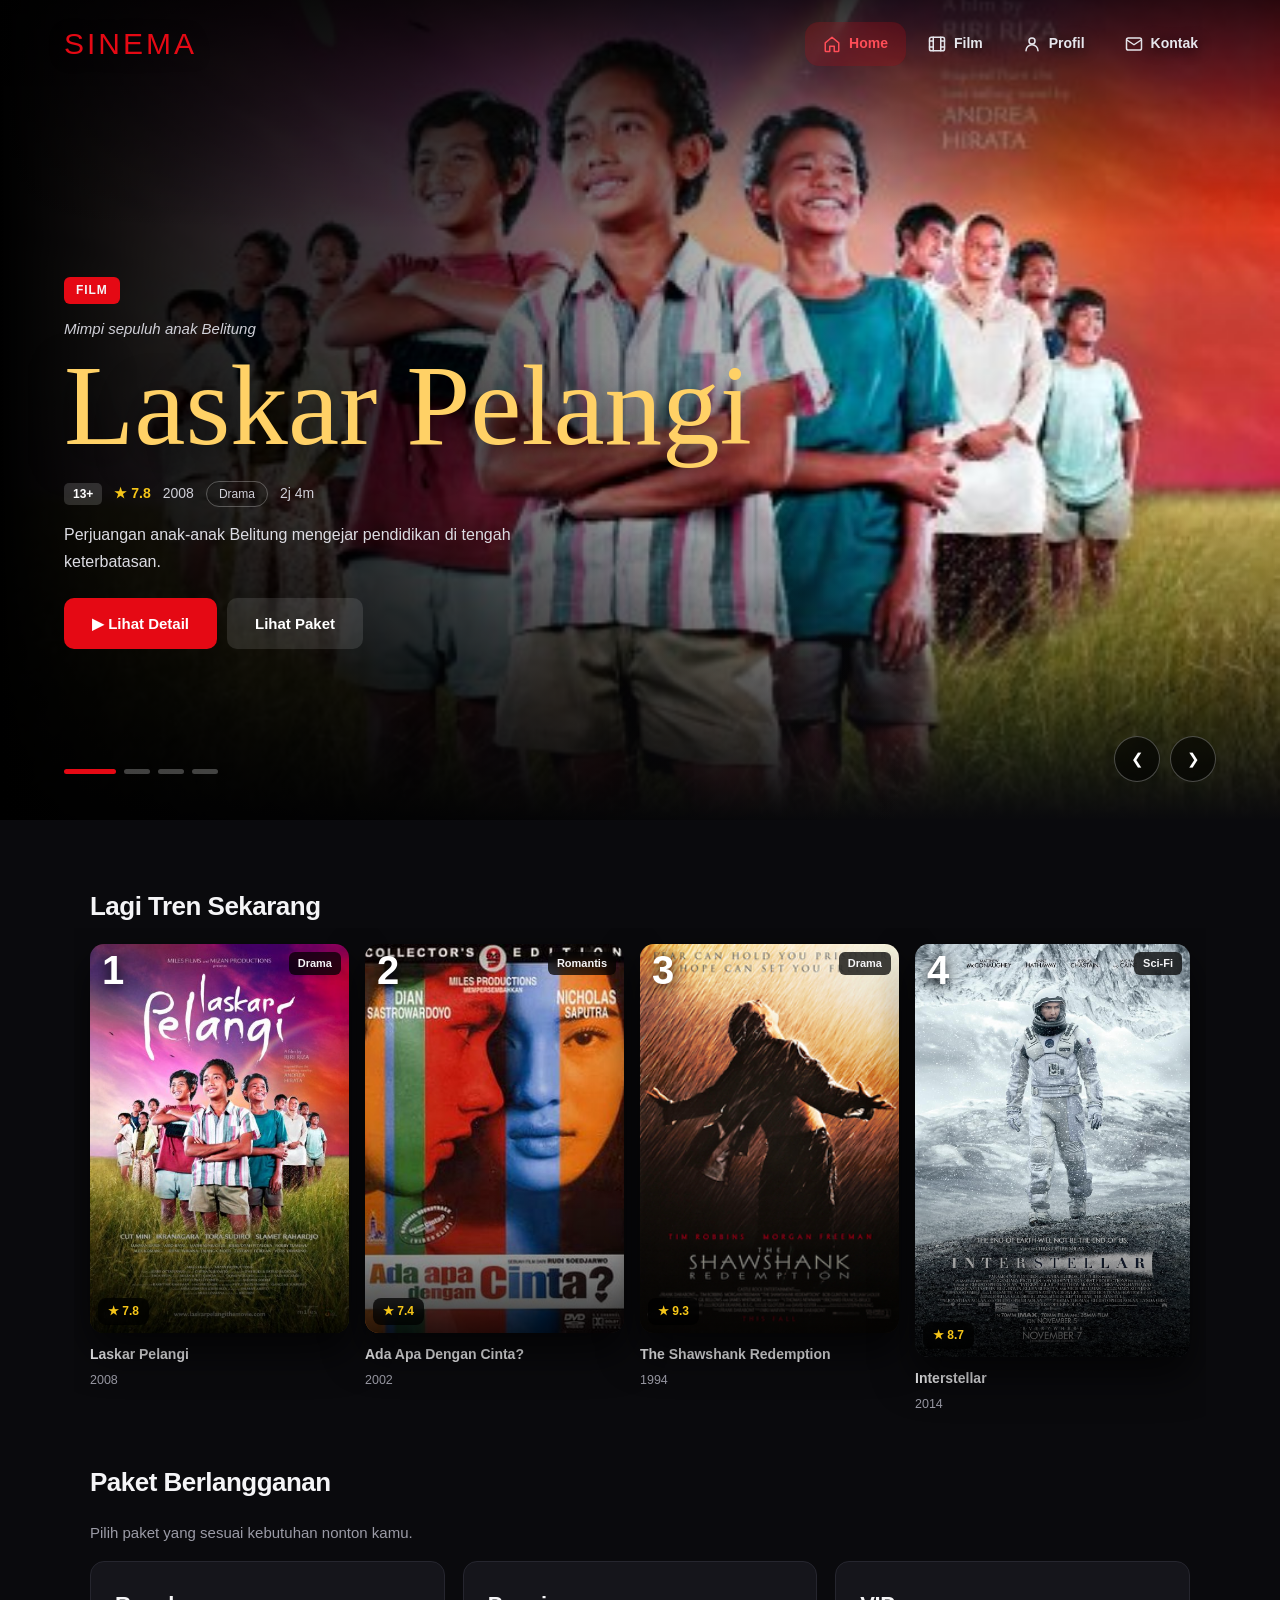
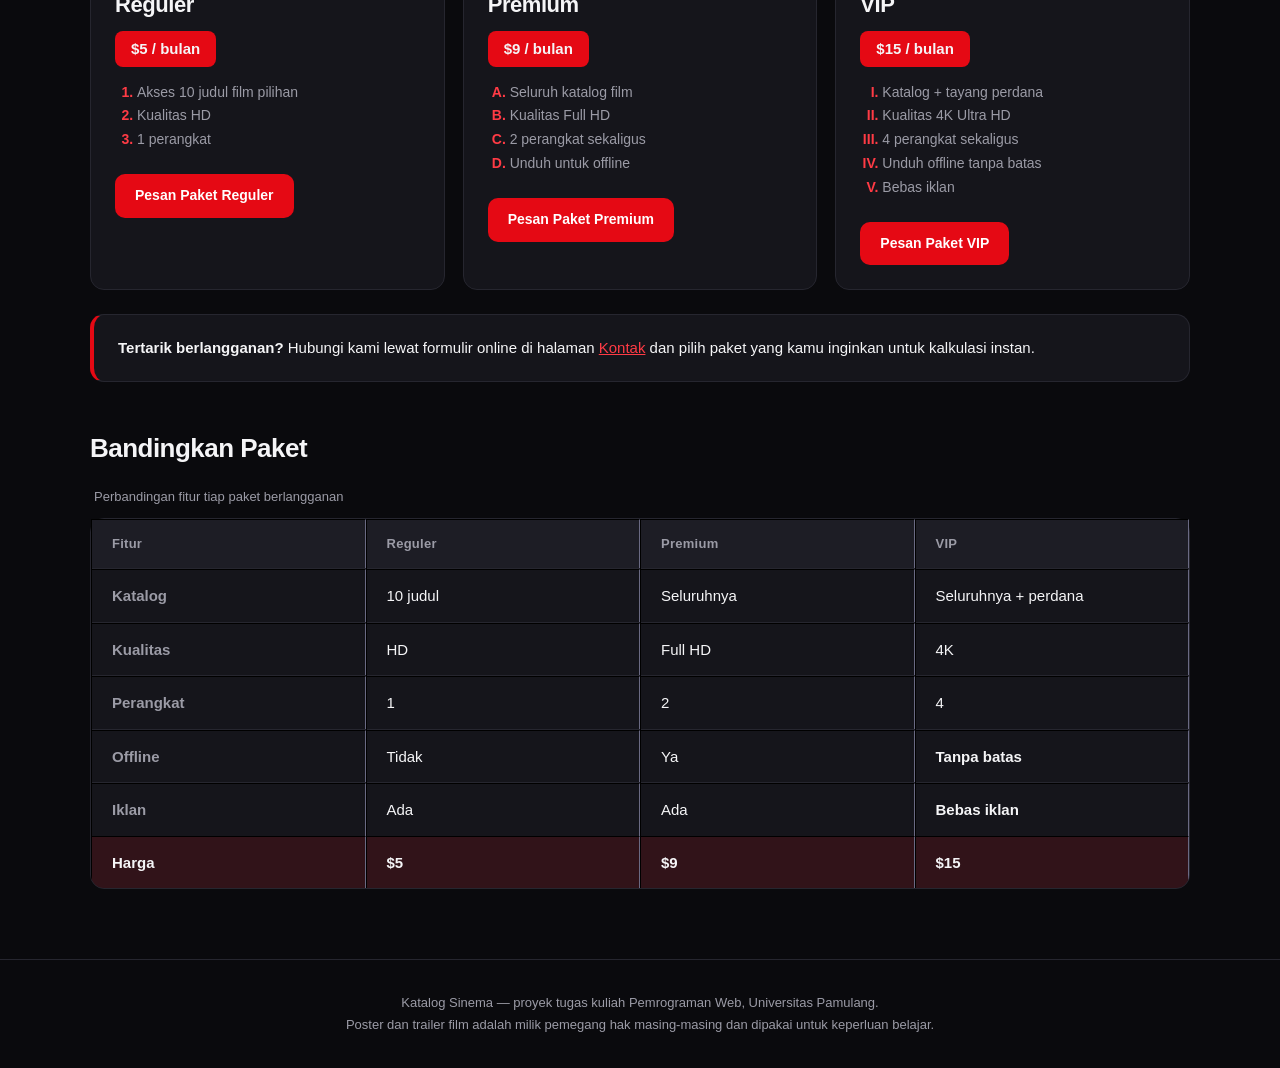
<file: index.html>
<!DOCTYPE html><html lang="id"><head><meta charset="UTF-8"><meta name="viewport" content="width=device-width, initial-scale=1"><meta http-equiv="Content-Security-Policy" content="default-src 'self'; style-src 'self' 'unsafe-inline' https://fonts.googleapis.com; font-src 'self' https://fonts.gstatic.com; media-src 'self'; img-src 'self' data:; script-src 'self';"><link rel="preconnect" href="https://fonts.googleapis.com"><link href="https://fonts.googleapis.com/css2?family=Bebas+Neue&family=Plus+Jakarta+Sans:wght@400;500;600;700;800&family=Caveat+Brush&family=Permanent+Marker&family=Cinzel:wght@700;900&family=Syncopate:wght@400;700&display=swap" rel="stylesheet"><link rel="stylesheet" href="style.css"><title>Sinema</title></head><body>
<table class="menu" border="0" cellpadding="0" cellspacing="0"><tr><td><a class="logo" href="index.html">SINEMA</a></td><td class="links" align="right"><a href="index.html" class="active"><svg class="ic" viewBox="0 0 24 24" width="18" height="18" fill="none" stroke="currentColor" stroke-width="2" stroke-linecap="round" stroke-linejoin="round" aria-hidden="true"><path d="M3 10.5 12 3l9 7.5V21a1 1 0 0 1-1 1h-5v-7H9v7H4a1 1 0 0 1-1-1z"/></svg><span>Home</span></a><a href="film.html"><svg class="ic" viewBox="0 0 24 24" width="18" height="18" fill="none" stroke="currentColor" stroke-width="2" stroke-linecap="round" stroke-linejoin="round" aria-hidden="true"><rect x="2" y="3" width="20" height="18" rx="2.5"/><path d="M7 3v18M17 3v18M2 8h5M2 16h5M17 8h5M17 16h5"/></svg><span>Film</span></a><a href="profil.html"><svg class="ic" viewBox="0 0 24 24" width="18" height="18" fill="none" stroke="currentColor" stroke-width="2" stroke-linecap="round" stroke-linejoin="round" aria-hidden="true"><circle cx="12" cy="8" r="4"/><path d="M4 21a8 8 0 0 1 16 0"/></svg><span>Profil</span></a><a href="kontak.html"><svg class="ic" viewBox="0 0 24 24" width="18" height="18" fill="none" stroke="currentColor" stroke-width="2" stroke-linecap="round" stroke-linejoin="round" aria-hidden="true"><rect x="2" y="4" width="20" height="16" rx="2.5"/><path d="m3 7 9 6 9-6"/></svg><span>Kontak</span></a></td></tr></table>
<table class="tata" border="0" cellpadding="0" cellspacing="0" width="100%">
<tr><td class="trailer-td" valign="top"><div class="stage"><div class="slider">
<article class="slide" id="s1" style="--c:#ffd166;background-image:url(poster/laskar-pelangi.jpg)">
<video autoplay muted loop playsinline preload="metadata" poster="poster/laskar-pelangi.jpg"><source src="video/Laskar-pelangi.mp4" type="video/mp4"></video>
<div class="cap"><span class="badge">FILM</span><p class="tag">Mimpi sepuluh anak Belitung</p><h2 class="jt f1">Laskar Pelangi</h2>
<div class="meta"><span class="age">13+</span><span class="star">&#9733; 7.8</span><span>2008</span><span class="pill">Drama</span><span>2j 4m</span></div>
<p class="ds">Perjuangan anak-anak Belitung mengejar pendidikan di tengah keterbatasan.</p><a class="btn" href="film.html#laskar-pelangi">&#9654; Lihat Detail</a><a class="btn ghost" href="#paket">Lihat Paket</a></div>
<div class="dots"><a href="#s1" class="on" aria-label="Slide 1"></a><a href="#s2" aria-label="Slide 2"></a><a href="#s3" aria-label="Slide 3"></a><a href="#s4" aria-label="Slide 4"></a></div>
<div class="arrows"><a href="#s4" aria-label="Sebelumnya">&#10094;</a><a href="#s2" aria-label="Berikutnya">&#10095;</a></div>
</article>
<article class="slide" id="s2" style="--c:#ff5c8a;background-image:url(poster/aadc.jpg)">
<video autoplay muted loop playsinline preload="metadata" poster="poster/aadc.jpg"><source src="video/Aadc.mp4" type="video/mp4"></video>
<div class="cap"><span class="badge">FILM</span><p class="tag">Kisah cinta SMA paling ikonik</p><h2 class="jt f2">Ada Apa Dengan Cinta?</h2>
<div class="meta"><span class="age">13+</span><span class="star">&#9733; 7.4</span><span>2002</span><span class="pill">Drama, Romantis</span><span>1j 52m</span></div>
<p class="ds">Kisah cinta Cinta dan Rangga semasa SMA yang jadi ikon film remaja Indonesia.</p><a class="btn" href="film.html#aadc">&#9654; Lihat Detail</a><a class="btn ghost" href="#paket">Lihat Paket</a></div>
<div class="dots"><a href="#s1" aria-label="Slide 1"></a><a href="#s2" class="on" aria-label="Slide 2"></a><a href="#s3" aria-label="Slide 3"></a><a href="#s4" aria-label="Slide 4"></a></div>
<div class="arrows"><a href="#s1" aria-label="Sebelumnya">&#10094;</a><a href="#s3" aria-label="Berikutnya">&#10095;</a></div>
</article>
<article class="slide" id="s3" style="--c:#ecd9a8;background-image:url(poster/shawshank.jpg)">
<video autoplay muted loop playsinline preload="metadata" poster="poster/shawshank.jpg"><source src="video/Shawshank.mp4" type="video/mp4"></video>
<div class="cap"><span class="badge">FILM</span><p class="tag">Persahabatan di balik jeruji</p><h2 class="jt f3">The Shawshank Redemption</h2>
<div class="meta"><span class="age">17+</span><span class="star">&#9733; 9.3</span><span>1994</span><span class="pill">Drama</span><span>2j 22m</span></div>
<p class="ds">Bankir yang dipenjara atas kejahatan yang tak ia lakukan menemukan sahabat sejati bernama Red.</p><a class="btn" href="film.html#shawshank">&#9654; Lihat Detail</a><a class="btn ghost" href="#paket">Lihat Paket</a></div>
<div class="dots"><a href="#s1" aria-label="Slide 1"></a><a href="#s2" aria-label="Slide 2"></a><a href="#s3" class="on" aria-label="Slide 3"></a><a href="#s4" aria-label="Slide 4"></a></div>
<div class="arrows"><a href="#s2" aria-label="Sebelumnya">&#10094;</a><a href="#s4" aria-label="Berikutnya">&#10095;</a></div>
</article>
<article class="slide" id="s4" style="--c:#bfe3ff;background-image:url(poster/interstellar.jpg)">
<video autoplay muted loop playsinline preload="metadata" poster="poster/interstellar.jpg"><source src="video/Interstellar.mp4" type="video/mp4"></video>
<div class="cap"><span class="badge">FILM</span><p class="tag">Melintasi lubang cacing demi manusia</p><h2 class="jt f4">Interstellar</h2>
<div class="meta"><span class="age">13+</span><span class="star">&#9733; 8.7</span><span>2014</span><span class="pill">Fiksi Ilmiah, Petualangan</span><span>2j 49m</span></div>
<p class="ds">Astronot menembus lubang cacing untuk mencari planet baru yang layak huni.</p><a class="btn" href="film.html#interstellar">&#9654; Lihat Detail</a><a class="btn ghost" href="#paket">Lihat Paket</a></div>
<div class="dots"><a href="#s1" aria-label="Slide 1"></a><a href="#s2" aria-label="Slide 2"></a><a href="#s3" aria-label="Slide 3"></a><a href="#s4" class="on" aria-label="Slide 4"></a></div>
<div class="arrows"><a href="#s3" aria-label="Sebelumnya">&#10094;</a><a href="#s1" aria-label="Berikutnya">&#10095;</a></div>
</article>
</div></div></td></tr>
<tr><td class="isi" valign="top"><table class="lebar" border="0" cellpadding="0" cellspacing="0"><tr><td>
<h2 class="judul">Lagi Tren Sekarang</h2><div class="scroll"><table class="baris" border="0" cellpadding="0" cellspacing="16"><tr>
<td><a class="kartu" href="film.html#laskar-pelangi"><div class="poster" style="background-image:url(poster/laskar-pelangi.jpg)"><span class="initial">L</span><span class="rank">1</span><span class="lbl">Drama</span><span class="rt">&#9733; 7.8</span></div><b>Laskar Pelangi</b><small>2008</small></a></td><td><a class="kartu" href="film.html#aadc"><div class="poster" style="background-image:url(poster/aadc.jpg)"><span class="initial">A</span><span class="rank">2</span><span class="lbl">Romantis</span><span class="rt">&#9733; 7.4</span></div><b>Ada Apa Dengan Cinta?</b><small>2002</small></a></td><td><a class="kartu" href="film.html#shawshank"><div class="poster" style="background-image:url(poster/shawshank.jpg)"><span class="initial">S</span><span class="rank">3</span><span class="lbl">Drama</span><span class="rt">&#9733; 9.3</span></div><b>The Shawshank Redemption</b><small>1994</small></a></td><td><a class="kartu" href="film.html#interstellar"><div class="poster" style="background-image:url(poster/interstellar.jpg)"><span class="initial">I</span><span class="rank">4</span><span class="lbl">Sci-Fi</span><span class="rt">&#9733; 8.7</span></div><b>Interstellar</b><small>2014</small></a></td></tr></table></div>
<h2 class="judul" id="paket">Paket Berlangganan</h2>
<p class="muted">Pilih paket yang sesuai kebutuhan nonton kamu.</p>
<table class="paket" border="0" cellpadding="0" cellspacing="18"><tr>
<td valign="top"><h3>Reguler</h3><span class="ticket">$5 / bulan</span><ol type="1"><li>Akses 10 judul film pilihan</li><li>Kualitas HD</li><li>1 perangkat</li></ol><p class="cta"><a class="btn kecil" href="kontak.html?paket=reguler">Pesan Paket Reguler</a></p></td>
<td valign="top"><h3>Premium</h3><span class="ticket">$9 / bulan</span><ol type="A"><li>Seluruh katalog film</li><li>Kualitas Full HD</li><li>2 perangkat sekaligus</li><li>Unduh untuk offline</li></ol><p class="cta"><a class="btn kecil" href="kontak.html?paket=premium">Pesan Paket Premium</a></p></td>
<td valign="top"><h3>VIP</h3><span class="ticket">$15 / bulan</span><ol type="I"><li>Katalog + tayang perdana</li><li>Kualitas 4K Ultra HD</li><li>4 perangkat sekaligus</li><li>Unduh offline tanpa batas</li><li>Bebas iklan</li></ol><p class="cta"><a class="btn kecil" href="kontak.html?paket=vip">Pesan Paket VIP</a></p></td>
</tr></table>
<div class="kotak" style="margin-top:24px"><b>Tertarik berlangganan?</b> Hubungi kami lewat formulir online di halaman <a href="kontak.html">Kontak</a> dan pilih paket yang kamu inginkan untuk kalkulasi instan.</div>
<h2 class="judul">Bandingkan Paket</h2>
<table class="data sama" border="1" cellpadding="8" cellspacing="0">
<caption>Perbandingan fitur tiap paket berlangganan</caption>
<thead><tr><th>Fitur</th><th align="center">Reguler</th><th align="center">Premium</th><th align="center">VIP</th></tr></thead>
<tbody>
<tr><th scope="row">Katalog</th><td>10 judul</td><td>Seluruhnya</td><td>Seluruhnya + perdana</td></tr>
<tr><th scope="row">Kualitas</th><td>HD</td><td>Full HD</td><td>4K</td></tr>
<tr><th scope="row">Perangkat</th><td>1</td><td>2</td><td>4</td></tr>
<tr><th scope="row">Offline</th><td>Tidak</td><td>Ya</td><td><b>Tanpa batas</b></td></tr>
<tr><th scope="row">Iklan</th><td>Ada</td><td>Ada</td><td><b>Bebas iklan</b></td></tr>
</tbody>
<tfoot><tr><td>Harga</td><td>$5</td><td>$9</td><td>$15</td></tr></tfoot>
</table>
</td></tr></table></td></tr>
<tr><td class="foot" align="center">Katalog Sinema &mdash; proyek tugas kuliah Pemrograman Web, Universitas Pamulang.<br>Poster dan trailer film adalah milik pemegang hak masing-masing dan dipakai untuk keperluan belajar.</td></tr></table>
<!-- Modal Trailer Global -->
<div id="modalTrailer" class="modal-overlay" role="dialog" aria-modal="true" aria-hidden="true">
  <div class="modal-container">
    <div class="modal-header">
      <h3 id="modalJudul">Cuplikan Trailer</h3>
      <button type="button" class="modal-close" aria-label="Tutup Modal">&times;</button>
    </div>
    <div class="modal-body">
      <div class="modal-video-wrap">
        <video id="modalVideo" controls preload="metadata"></video>
      </div>
      <p style="margin:0;color:var(--muted);font-size:13px">Klik tombol silang, area luar, atau tekan ESC untuk menutup cuplikan.</p>
    </div>
  </div>
</div>
<script src="script.js"></script>
</body></html>
</file>
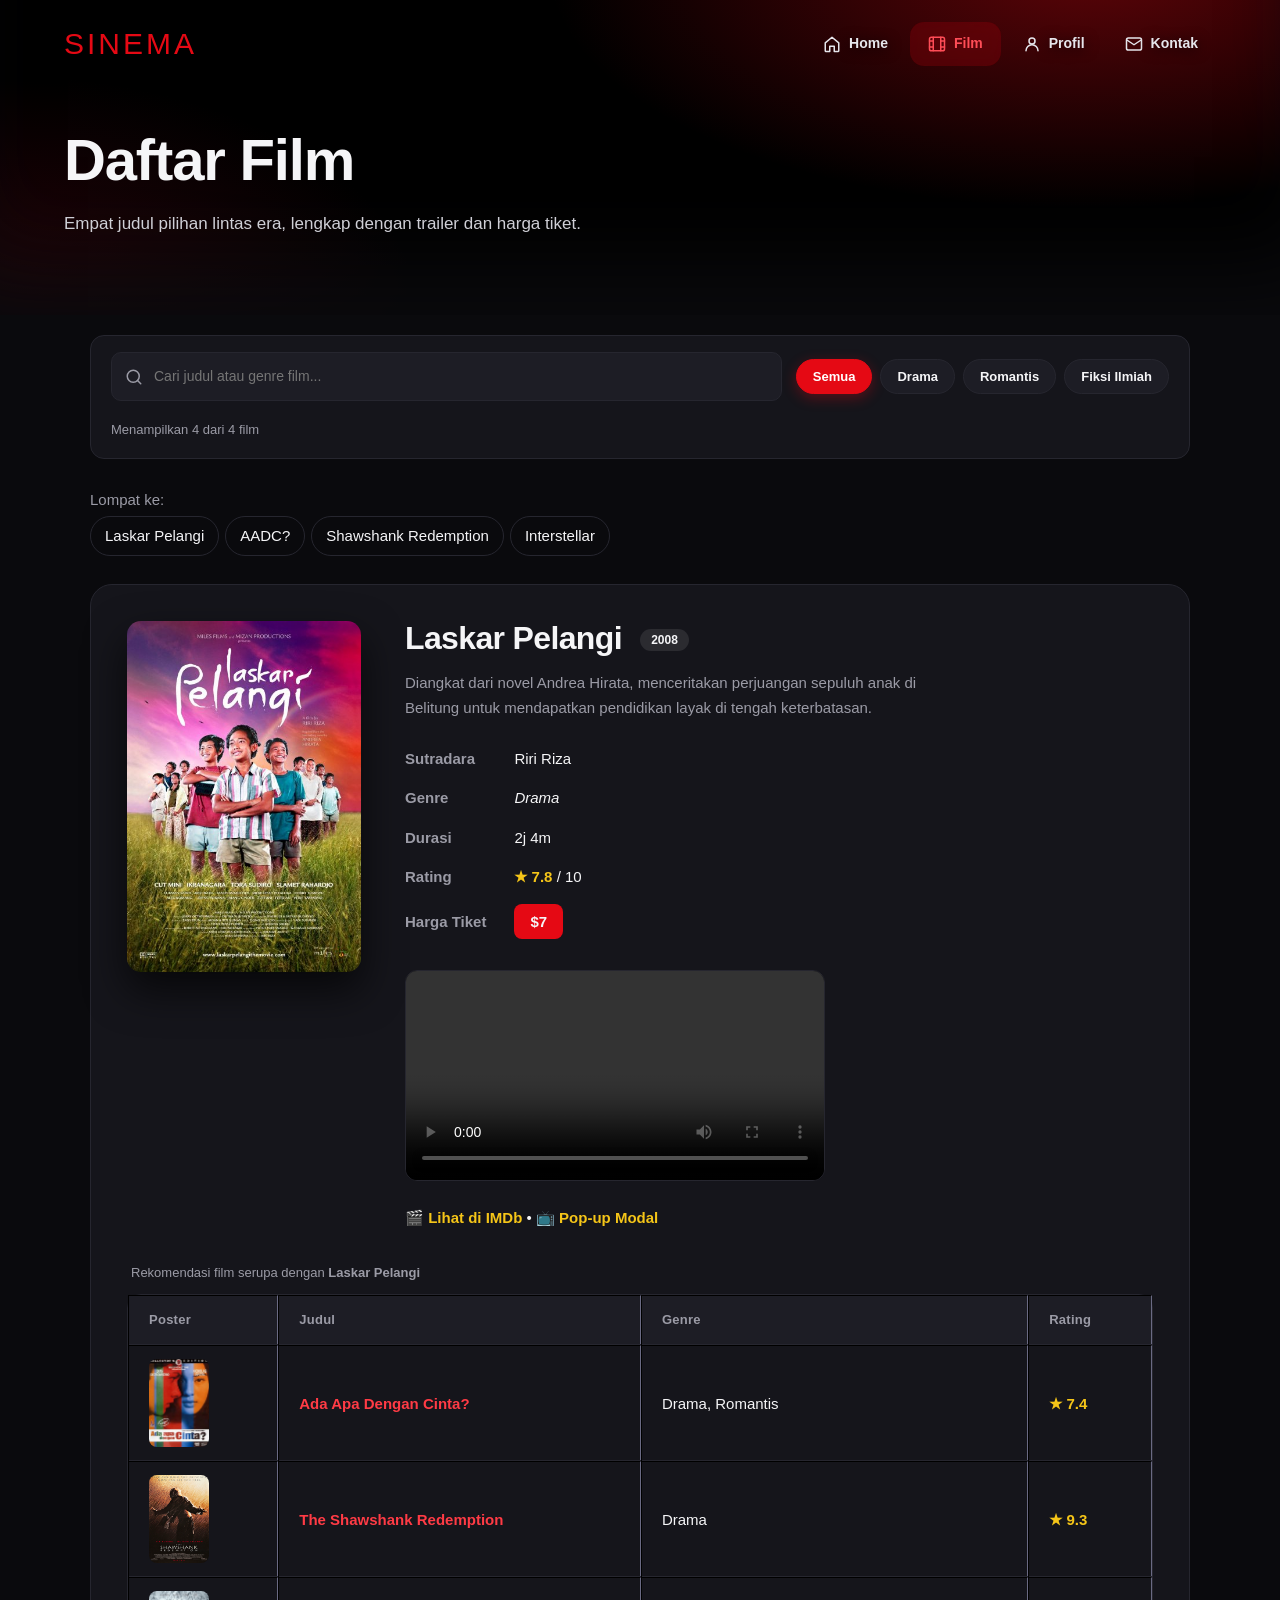
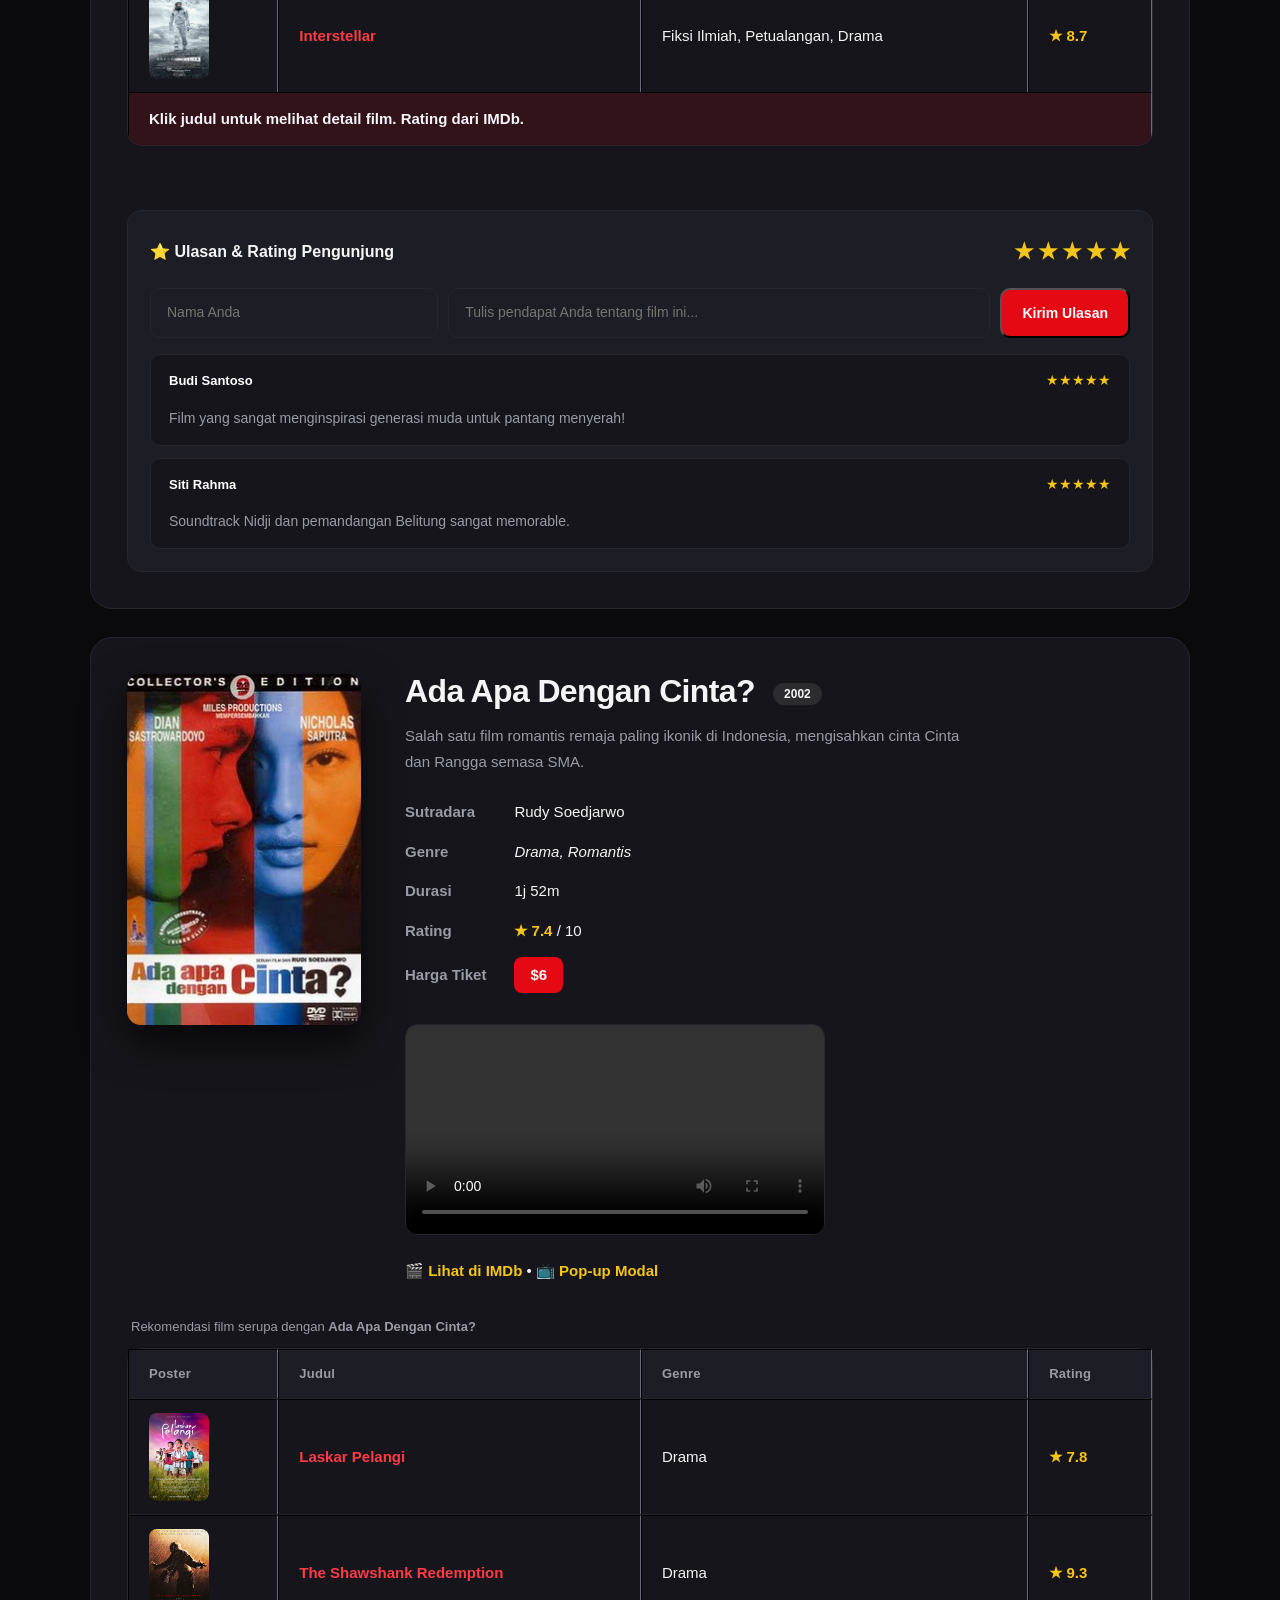
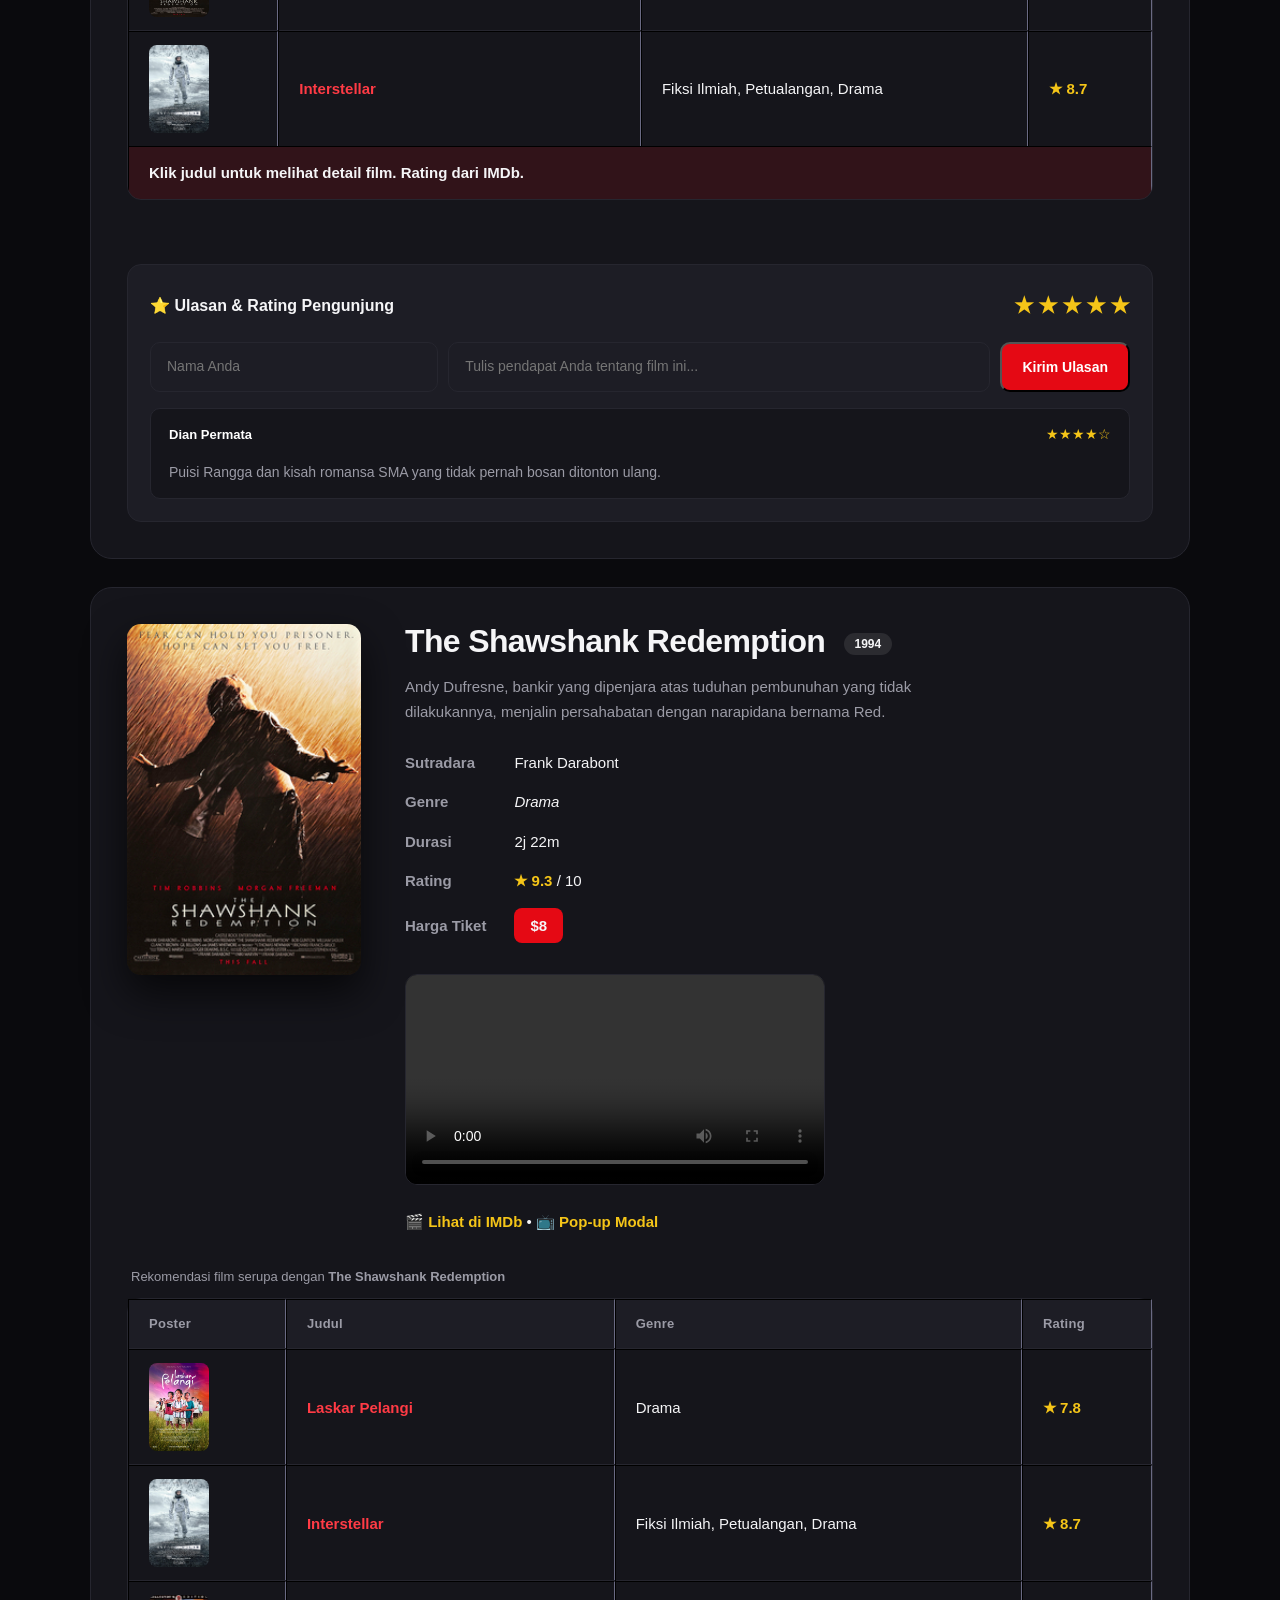
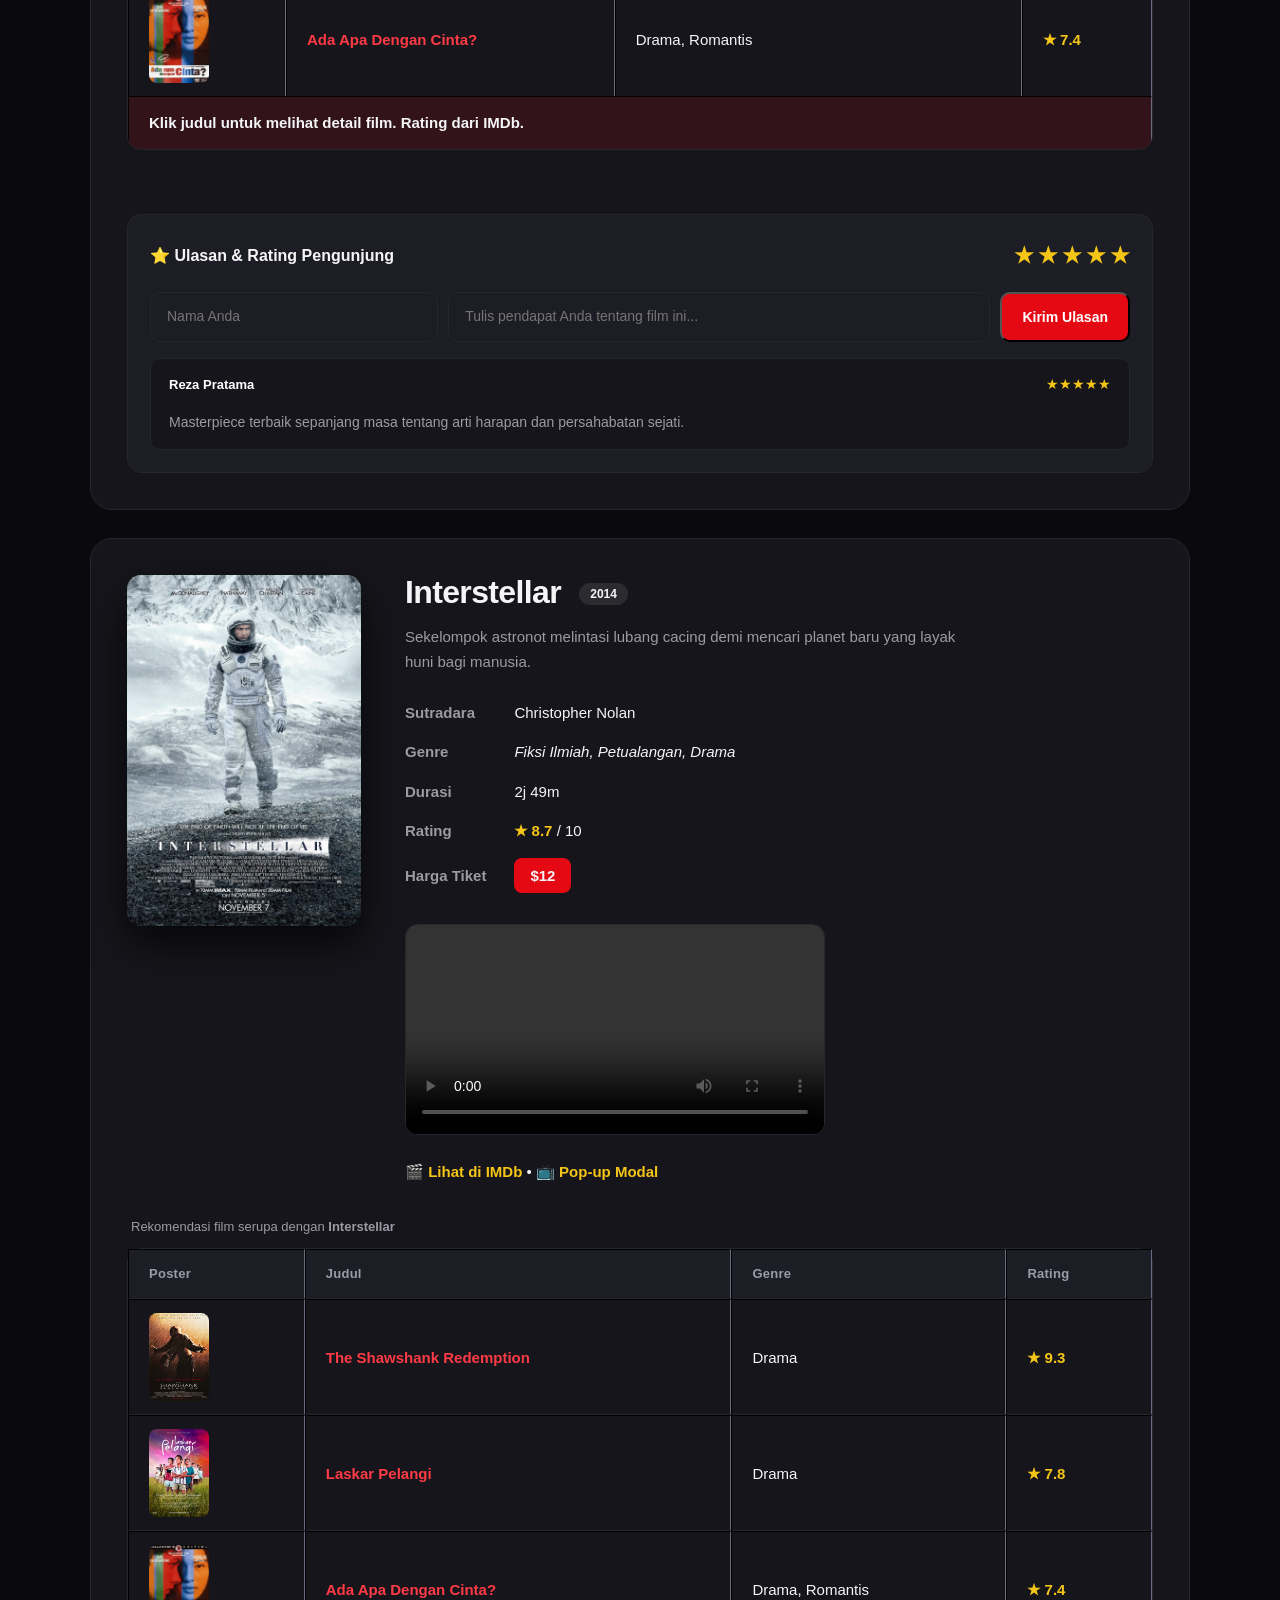
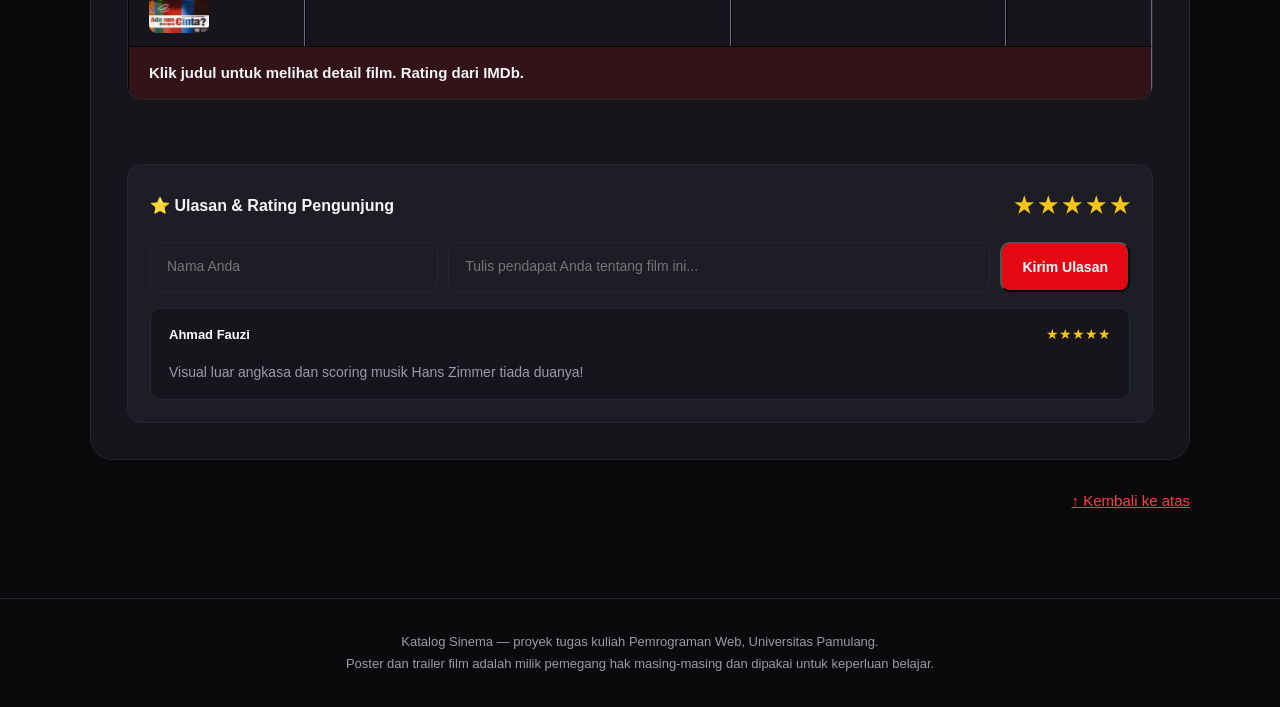
<file: film.html>
<!DOCTYPE html><html lang="id"><head><meta charset="UTF-8"><meta name="viewport" content="width=device-width, initial-scale=1"><meta http-equiv="Content-Security-Policy" content="default-src 'self'; style-src 'self' 'unsafe-inline' https://fonts.googleapis.com; font-src 'self' https://fonts.gstatic.com; media-src 'self'; img-src 'self' data:; script-src 'self';"><link rel="preconnect" href="https://fonts.googleapis.com"><link href="https://fonts.googleapis.com/css2?family=Bebas+Neue&family=Plus+Jakarta+Sans:wght@400;500;600;700;800&display=swap" rel="stylesheet"><link rel="stylesheet" href="style.css"><title>Film - Sinema</title></head><body>
<table class="menu" border="0" cellpadding="0" cellspacing="0"><tr><td><a class="logo" href="index.html">SINEMA</a></td><td class="links" align="right"><a href="index.html"><svg class="ic" viewBox="0 0 24 24" width="18" height="18" fill="none" stroke="currentColor" stroke-width="2" stroke-linecap="round" stroke-linejoin="round" aria-hidden="true"><path d="M3 10.5 12 3l9 7.5V21a1 1 0 0 1-1 1h-5v-7H9v7H4a1 1 0 0 1-1-1z"/></svg><span>Home</span></a><a href="film.html" class="active"><svg class="ic" viewBox="0 0 24 24" width="18" height="18" fill="none" stroke="currentColor" stroke-width="2" stroke-linecap="round" stroke-linejoin="round" aria-hidden="true"><rect x="2" y="3" width="20" height="18" rx="2.5"/><path d="M7 3v18M17 3v18M2 8h5M2 16h5M17 8h5M17 16h5"/></svg><span>Film</span></a><a href="profil.html"><svg class="ic" viewBox="0 0 24 24" width="18" height="18" fill="none" stroke="currentColor" stroke-width="2" stroke-linecap="round" stroke-linejoin="round" aria-hidden="true"><circle cx="12" cy="8" r="4"/><path d="M4 21a8 8 0 0 1 16 0"/></svg><span>Profil</span></a><a href="kontak.html"><svg class="ic" viewBox="0 0 24 24" width="18" height="18" fill="none" stroke="currentColor" stroke-width="2" stroke-linecap="round" stroke-linejoin="round" aria-hidden="true"><rect x="2" y="4" width="20" height="16" rx="2.5"/><path d="m3 7 9 6 9-6"/></svg><span>Kontak</span></a></td></tr></table>
<table class="tata" border="0" cellpadding="0" cellspacing="0" width="100%">
<tr><td class="hero kecil" valign="middle" align="left"><h1>Daftar Film</h1><p>Empat judul pilihan lintas era, lengkap dengan trailer dan harga tiket.</p></td></tr>
<tr><td class="isi" valign="top"><table class="lebar" border="0" cellpadding="0" cellspacing="0"><tr><td>
<a id="top"></a>
<!-- Fitur 1: Pencarian & Filter Kategori Film -->
<div class="filter-bar">
  <div class="search-box">
    <svg class="ic-search" viewBox="0 0 24 24" width="18" height="18" fill="none" stroke="currentColor" stroke-width="2" stroke-linecap="round" stroke-linejoin="round" aria-hidden="true"><circle cx="11" cy="11" r="8"/><path d="m21 21-4.3-4.3"/></svg>
    <input type="search" id="cariFilm" placeholder="Cari judul atau genre film..." aria-label="Cari Film">
  </div>
  <div class="genre-filters">
    <button type="button" class="filter-btn active" data-genre="all">Semua</button>
    <button type="button" class="filter-btn" data-genre="drama">Drama</button>
    <button type="button" class="filter-btn" data-genre="romantis">Romantis</button>
    <button type="button" class="filter-btn" data-genre="fiksi ilmiah">Fiksi Ilmiah</button>
  </div>
  <div class="filter-count" id="jumlahFilm">Menampilkan 4 dari 4 film</div>
</div>
<div id="pesanKosong" class="kotak" style="display:none; text-align:center; margin-bottom:28px;">
  <p style="margin:0">Tidak ditemukan film yang cocok dengan kata kunci pencarian.</p>
</div>
<div class="navcepat">Lompat ke:<br><a class="chip" href="#laskar-pelangi">Laskar Pelangi</a><a class="chip" href="#aadc">AADC?</a><a class="chip" href="#shawshank">Shawshank Redemption</a><a class="chip" href="#interstellar">Interstellar</a></div>
<table class="film" id="laskar-pelangi" data-title="Laskar Pelangi" data-genre="drama" border="0" cellpadding="0" cellspacing="0">
<tr><td class="pos" rowspan="3" valign="top"><div class="poster" style="background-image:url(poster/laskar-pelangi.jpg)"><span class="initial">L</span></div></td>
<td valign="top"><h3>Laskar Pelangi <span class="year">2008</span></h3><p>Diangkat dari novel Andrea Hirata, menceritakan perjuangan sepuluh anak di Belitung untuk mendapatkan pendidikan layak di tengah keterbatasan.</p>
<table class="spec" border="0" cellpadding="0" cellspacing="0"><tr><th align="left">Sutradara</th><td>Riri Riza</td></tr><tr><th align="left">Genre</th><td><i>Drama</i></td></tr><tr><th align="left">Durasi</th><td>2j 4m</td></tr><tr><th align="left">Rating</th><td><span class="rating">&#9733; 7.8</span> / 10</td></tr><tr><th align="left">Harga Tiket</th><td><span class="ticket" style="margin:0">$7</span></td></tr></table></td></tr>
<tr><td valign="top"><video controls preload="metadata" playsinline><source src="video/Laskar-pelangi.mp4" type="video/mp4">Browser kamu tidak mendukung tag video.</video></td></tr>
<tr><td valign="top"><a class="imdb" href="https://www.imdb.com/title/tt1301264/" target="_blank" rel="noopener">&#127916; Lihat di IMDb</a> &bull; <a class="imdb" href="#" data-trailer-src="video/Laskar-pelangi.mp4" data-trailer-title="Trailer: Laskar Pelangi">&#128250; Pop-up Modal</a></td></tr>
<tr><td class="rek" colspan="2"><table class="data" border="1" cellpadding="8" cellspacing="0"><caption>Rekomendasi film serupa dengan <b>Laskar Pelangi</b></caption><thead><tr><th>Poster</th><th>Judul</th><th>Genre</th><th>Rating</th></tr></thead><tbody><tr><td><div class="poster mini" style="background-image:url(poster/aadc.jpg)"><span class="initial">A</span></div></td><td><a href="#aadc"><b>Ada Apa Dengan Cinta?</b></a></td><td>Drama, Romantis</td><td><span class="rating">&#9733; 7.4</span></td></tr><tr><td><div class="poster mini" style="background-image:url(poster/shawshank.jpg)"><span class="initial">S</span></div></td><td><a href="#shawshank"><b>The Shawshank Redemption</b></a></td><td>Drama</td><td><span class="rating">&#9733; 9.3</span></td></tr><tr><td><div class="poster mini" style="background-image:url(poster/interstellar.jpg)"><span class="initial">I</span></div></td><td><a href="#interstellar"><b>Interstellar</b></a></td><td>Fiksi Ilmiah, Petualangan, Drama</td><td><span class="rating">&#9733; 8.7</span></td></tr></tbody><tfoot><tr><td colspan="4">Klik judul untuk melihat detail film. Rating dari IMDb.</td></tr></tfoot></table></td></tr>
<tr><td colspan="2" style="padding:0 36px 36px"><div class="review-box" data-film-id="laskar-pelangi"><div class="review-header"><h4 style="margin:0;font-size:16px">&#11088; Ulasan & Rating Pengunjung</h4><div class="star-input" aria-label="Pilih rating bintang"><span class="star active" data-val="1">&#9733;</span><span class="star active" data-val="2">&#9733;</span><span class="star active" data-val="3">&#9733;</span><span class="star active" data-val="4">&#9733;</span><span class="star active" data-val="5">&#9733;</span></div></div><form class="review-form"><div style="display:flex;gap:10px;margin-bottom:10px;flex-wrap:wrap"><input type="text" class="review-user-input form-control" style="flex:1;min-width:180px" placeholder="Nama Anda" required><input type="text" class="review-text-input form-control" style="flex:2;min-width:260px" placeholder="Tulis pendapat Anda tentang film ini..." required><button type="submit" class="btn kecil">Kirim Ulasan</button></div></form><div class="review-list"></div></div></td></tr>
</table>
<table class="film" id="aadc" data-title="Ada Apa Dengan Cinta?" data-genre="drama, romantis" border="0" cellpadding="0" cellspacing="0">
<tr><td class="pos" rowspan="3" valign="top"><div class="poster" style="background-image:url(poster/aadc.jpg)"><span class="initial">A</span></div></td>
<td valign="top"><h3>Ada Apa Dengan Cinta? <span class="year">2002</span></h3><p>Salah satu film romantis remaja paling ikonik di Indonesia, mengisahkan cinta Cinta dan Rangga semasa SMA.</p>
<table class="spec" border="0" cellpadding="0" cellspacing="0"><tr><th align="left">Sutradara</th><td>Rudy Soedjarwo</td></tr><tr><th align="left">Genre</th><td><i>Drama, Romantis</i></td></tr><tr><th align="left">Durasi</th><td>1j 52m</td></tr><tr><th align="left">Rating</th><td><span class="rating">&#9733; 7.4</span> / 10</td></tr><tr><th align="left">Harga Tiket</th><td><span class="ticket" style="margin:0">$6</span></td></tr></table></td></tr>
<tr><td valign="top"><video controls preload="metadata" playsinline><source src="video/Aadc.mp4" type="video/mp4">Browser kamu tidak mendukung tag video.</video></td></tr>
<tr><td valign="top"><a class="imdb" href="https://www.imdb.com/title/tt0307920/" target="_blank" rel="noopener">&#127916; Lihat di IMDb</a> &bull; <a class="imdb" href="#" data-trailer-src="video/Aadc.mp4" data-trailer-title="Trailer: Ada Apa Dengan Cinta?">&#128250; Pop-up Modal</a></td></tr>
<tr><td class="rek" colspan="2"><table class="data" border="1" cellpadding="8" cellspacing="0"><caption>Rekomendasi film serupa dengan <b>Ada Apa Dengan Cinta?</b></caption><thead><tr><th>Poster</th><th>Judul</th><th>Genre</th><th>Rating</th></tr></thead><tbody><tr><td><div class="poster mini" style="background-image:url(poster/laskar-pelangi.jpg)"><span class="initial">L</span></div></td><td><a href="#laskar-pelangi"><b>Laskar Pelangi</b></a></td><td>Drama</td><td><span class="rating">&#9733; 7.8</span></td></tr><tr><td><div class="poster mini" style="background-image:url(poster/shawshank.jpg)"><span class="initial">S</span></div></td><td><a href="#shawshank"><b>The Shawshank Redemption</b></a></td><td>Drama</td><td><span class="rating">&#9733; 9.3</span></td></tr><tr><td><div class="poster mini" style="background-image:url(poster/interstellar.jpg)"><span class="initial">I</span></div></td><td><a href="#interstellar"><b>Interstellar</b></a></td><td>Fiksi Ilmiah, Petualangan, Drama</td><td><span class="rating">&#9733; 8.7</span></td></tr></tbody><tfoot><tr><td colspan="4">Klik judul untuk melihat detail film. Rating dari IMDb.</td></tr></tfoot></table></td></tr>
<tr><td colspan="2" style="padding:0 36px 36px"><div class="review-box" data-film-id="aadc"><div class="review-header"><h4 style="margin:0;font-size:16px">&#11088; Ulasan & Rating Pengunjung</h4><div class="star-input" aria-label="Pilih rating bintang"><span class="star active" data-val="1">&#9733;</span><span class="star active" data-val="2">&#9733;</span><span class="star active" data-val="3">&#9733;</span><span class="star active" data-val="4">&#9733;</span><span class="star active" data-val="5">&#9733;</span></div></div><form class="review-form"><div style="display:flex;gap:10px;margin-bottom:10px;flex-wrap:wrap"><input type="text" class="review-user-input form-control" style="flex:1;min-width:180px" placeholder="Nama Anda" required><input type="text" class="review-text-input form-control" style="flex:2;min-width:260px" placeholder="Tulis pendapat Anda tentang film ini..." required><button type="submit" class="btn kecil">Kirim Ulasan</button></div></form><div class="review-list"></div></div></td></tr>
</table>
<table class="film" id="shawshank" data-title="The Shawshank Redemption" data-genre="drama" border="0" cellpadding="0" cellspacing="0">
<tr><td class="pos" rowspan="3" valign="top"><div class="poster" style="background-image:url(poster/shawshank.jpg)"><span class="initial">S</span></div></td>
<td valign="top"><h3>The Shawshank Redemption <span class="year">1994</span></h3><p>Andy Dufresne, bankir yang dipenjara atas tuduhan pembunuhan yang tidak dilakukannya, menjalin persahabatan dengan narapidana bernama Red.</p>
<table class="spec" border="0" cellpadding="0" cellspacing="0"><tr><th align="left">Sutradara</th><td>Frank Darabont</td></tr><tr><th align="left">Genre</th><td><i>Drama</i></td></tr><tr><th align="left">Durasi</th><td>2j 22m</td></tr><tr><th align="left">Rating</th><td><span class="rating">&#9733; 9.3</span> / 10</td></tr><tr><th align="left">Harga Tiket</th><td><span class="ticket" style="margin:0">$8</span></td></tr></table></td></tr>
<tr><td valign="top"><video controls preload="metadata" playsinline><source src="video/Shawshank.mp4" type="video/mp4">Browser kamu tidak mendukung tag video.</video></td></tr>
<tr><td valign="top"><a class="imdb" href="https://www.imdb.com/title/tt0111161/" target="_blank" rel="noopener">&#127916; Lihat di IMDb</a> &bull; <a class="imdb" href="#" data-trailer-src="video/Shawshank.mp4" data-trailer-title="Trailer: The Shawshank Redemption">&#128250; Pop-up Modal</a></td></tr>
<tr><td class="rek" colspan="2"><table class="data" border="1" cellpadding="8" cellspacing="0"><caption>Rekomendasi film serupa dengan <b>The Shawshank Redemption</b></caption><thead><tr><th>Poster</th><th>Judul</th><th>Genre</th><th>Rating</th></tr></thead><tbody><tr><td><div class="poster mini" style="background-image:url(poster/laskar-pelangi.jpg)"><span class="initial">L</span></div></td><td><a href="#laskar-pelangi"><b>Laskar Pelangi</b></a></td><td>Drama</td><td><span class="rating">&#9733; 7.8</span></td></tr><tr><td><div class="poster mini" style="background-image:url(poster/interstellar.jpg)"><span class="initial">I</span></div></td><td><a href="#interstellar"><b>Interstellar</b></a></td><td>Fiksi Ilmiah, Petualangan, Drama</td><td><span class="rating">&#9733; 8.7</span></td></tr><tr><td><div class="poster mini" style="background-image:url(poster/aadc.jpg)"><span class="initial">A</span></div></td><td><a href="#aadc"><b>Ada Apa Dengan Cinta?</b></a></td><td>Drama, Romantis</td><td><span class="rating">&#9733; 7.4</span></td></tr></tbody><tfoot><tr><td colspan="4">Klik judul untuk melihat detail film. Rating dari IMDb.</td></tr></tfoot></table></td></tr>
<tr><td colspan="2" style="padding:0 36px 36px"><div class="review-box" data-film-id="shawshank"><div class="review-header"><h4 style="margin:0;font-size:16px">&#11088; Ulasan & Rating Pengunjung</h4><div class="star-input" aria-label="Pilih rating bintang"><span class="star active" data-val="1">&#9733;</span><span class="star active" data-val="2">&#9733;</span><span class="star active" data-val="3">&#9733;</span><span class="star active" data-val="4">&#9733;</span><span class="star active" data-val="5">&#9733;</span></div></div><form class="review-form"><div style="display:flex;gap:10px;margin-bottom:10px;flex-wrap:wrap"><input type="text" class="review-user-input form-control" style="flex:1;min-width:180px" placeholder="Nama Anda" required><input type="text" class="review-text-input form-control" style="flex:2;min-width:260px" placeholder="Tulis pendapat Anda tentang film ini..." required><button type="submit" class="btn kecil">Kirim Ulasan</button></div></form><div class="review-list"></div></div></td></tr>
</table>
<table class="film" id="interstellar" data-title="Interstellar" data-genre="fiksi ilmiah, petualangan, drama" border="0" cellpadding="0" cellspacing="0">
<tr><td class="pos" rowspan="3" valign="top"><div class="poster" style="background-image:url(poster/interstellar.jpg)"><span class="initial">I</span></div></td>
<td valign="top"><h3>Interstellar <span class="year">2014</span></h3><p>Sekelompok astronot melintasi lubang cacing demi mencari planet baru yang layak huni bagi manusia.</p>
<table class="spec" border="0" cellpadding="0" cellspacing="0"><tr><th align="left">Sutradara</th><td>Christopher Nolan</td></tr><tr><th align="left">Genre</th><td><i>Fiksi Ilmiah, Petualangan, Drama</i></td></tr><tr><th align="left">Durasi</th><td>2j 49m</td></tr><tr><th align="left">Rating</th><td><span class="rating">&#9733; 8.7</span> / 10</td></tr><tr><th align="left">Harga Tiket</th><td><span class="ticket" style="margin:0">$12</span></td></tr></table></td></tr>
<tr><td valign="top"><video controls preload="metadata" playsinline><source src="video/Interstellar.mp4" type="video/mp4">Browser kamu tidak mendukung tag video.</video></td></tr>
<tr><td valign="top"><a class="imdb" href="https://www.imdb.com/title/tt0816692/" target="_blank" rel="noopener">&#127916; Lihat di IMDb</a> &bull; <a class="imdb" href="#" data-trailer-src="video/Interstellar.mp4" data-trailer-title="Trailer: Interstellar">&#128250; Pop-up Modal</a></td></tr>
<tr><td class="rek" colspan="2"><table class="data" border="1" cellpadding="8" cellspacing="0"><caption>Rekomendasi film serupa dengan <b>Interstellar</b></caption><thead><tr><th>Poster</th><th>Judul</th><th>Genre</th><th>Rating</th></tr></thead><tbody><tr><td><div class="poster mini" style="background-image:url(poster/shawshank.jpg)"><span class="initial">S</span></div></td><td><a href="#shawshank"><b>The Shawshank Redemption</b></a></td><td>Drama</td><td><span class="rating">&#9733; 9.3</span></td></tr><tr><td><div class="poster mini" style="background-image:url(poster/laskar-pelangi.jpg)"><span class="initial">L</span></div></td><td><a href="#laskar-pelangi"><b>Laskar Pelangi</b></a></td><td>Drama</td><td><span class="rating">&#9733; 7.8</span></td></tr><tr><td><div class="poster mini" style="background-image:url(poster/aadc.jpg)"><span class="initial">A</span></div></td><td><a href="#aadc"><b>Ada Apa Dengan Cinta?</b></a></td><td>Drama, Romantis</td><td><span class="rating">&#9733; 7.4</span></td></tr></tbody><tfoot><tr><td colspan="4">Klik judul untuk melihat detail film. Rating dari IMDb.</td></tr></tfoot></table></td></tr>
<tr><td colspan="2" style="padding:0 36px 36px"><div class="review-box" data-film-id="interstellar"><div class="review-header"><h4 style="margin:0;font-size:16px">&#11088; Ulasan & Rating Pengunjung</h4><div class="star-input" aria-label="Pilih rating bintang"><span class="star active" data-val="1">&#9733;</span><span class="star active" data-val="2">&#9733;</span><span class="star active" data-val="3">&#9733;</span><span class="star active" data-val="4">&#9733;</span><span class="star active" data-val="5">&#9733;</span></div></div><form class="review-form"><div style="display:flex;gap:10px;margin-bottom:10px;flex-wrap:wrap"><input type="text" class="review-user-input form-control" style="flex:1;min-width:180px" placeholder="Nama Anda" required><input type="text" class="review-text-input form-control" style="flex:2;min-width:260px" placeholder="Tulis pendapat Anda tentang film ini..." required><button type="submit" class="btn kecil">Kirim Ulasan</button></div></form><div class="review-list"></div></div></td></tr>
</table>
<p align="right"><a href="#top">&uarr; Kembali ke atas</a></p>
</td></tr></table></td></tr>
<tr><td class="foot" align="center">Katalog Sinema &mdash; proyek tugas kuliah Pemrograman Web, Universitas Pamulang.<br>Poster dan trailer film adalah milik pemegang hak masing-masing dan dipakai untuk keperluan belajar.</td></tr></table>
<!-- Modal Trailer Global -->
<div id="modalTrailer" class="modal-overlay" role="dialog" aria-modal="true" aria-hidden="true">
  <div class="modal-container">
    <div class="modal-header">
      <h3 id="modalJudul">Cuplikan Trailer</h3>
      <button type="button" class="modal-close" aria-label="Tutup Modal">&times;</button>
    </div>
    <div class="modal-body">
      <div class="modal-video-wrap">
        <video id="modalVideo" controls preload="metadata"></video>
      </div>
      <p style="margin:0;color:var(--muted);font-size:13px">Klik tombol silang, area luar, atau tekan ESC untuk menutup cuplikan.</p>
    </div>
  </div>
</div>
<script src="script.js"></script>
</body></html>
</file>
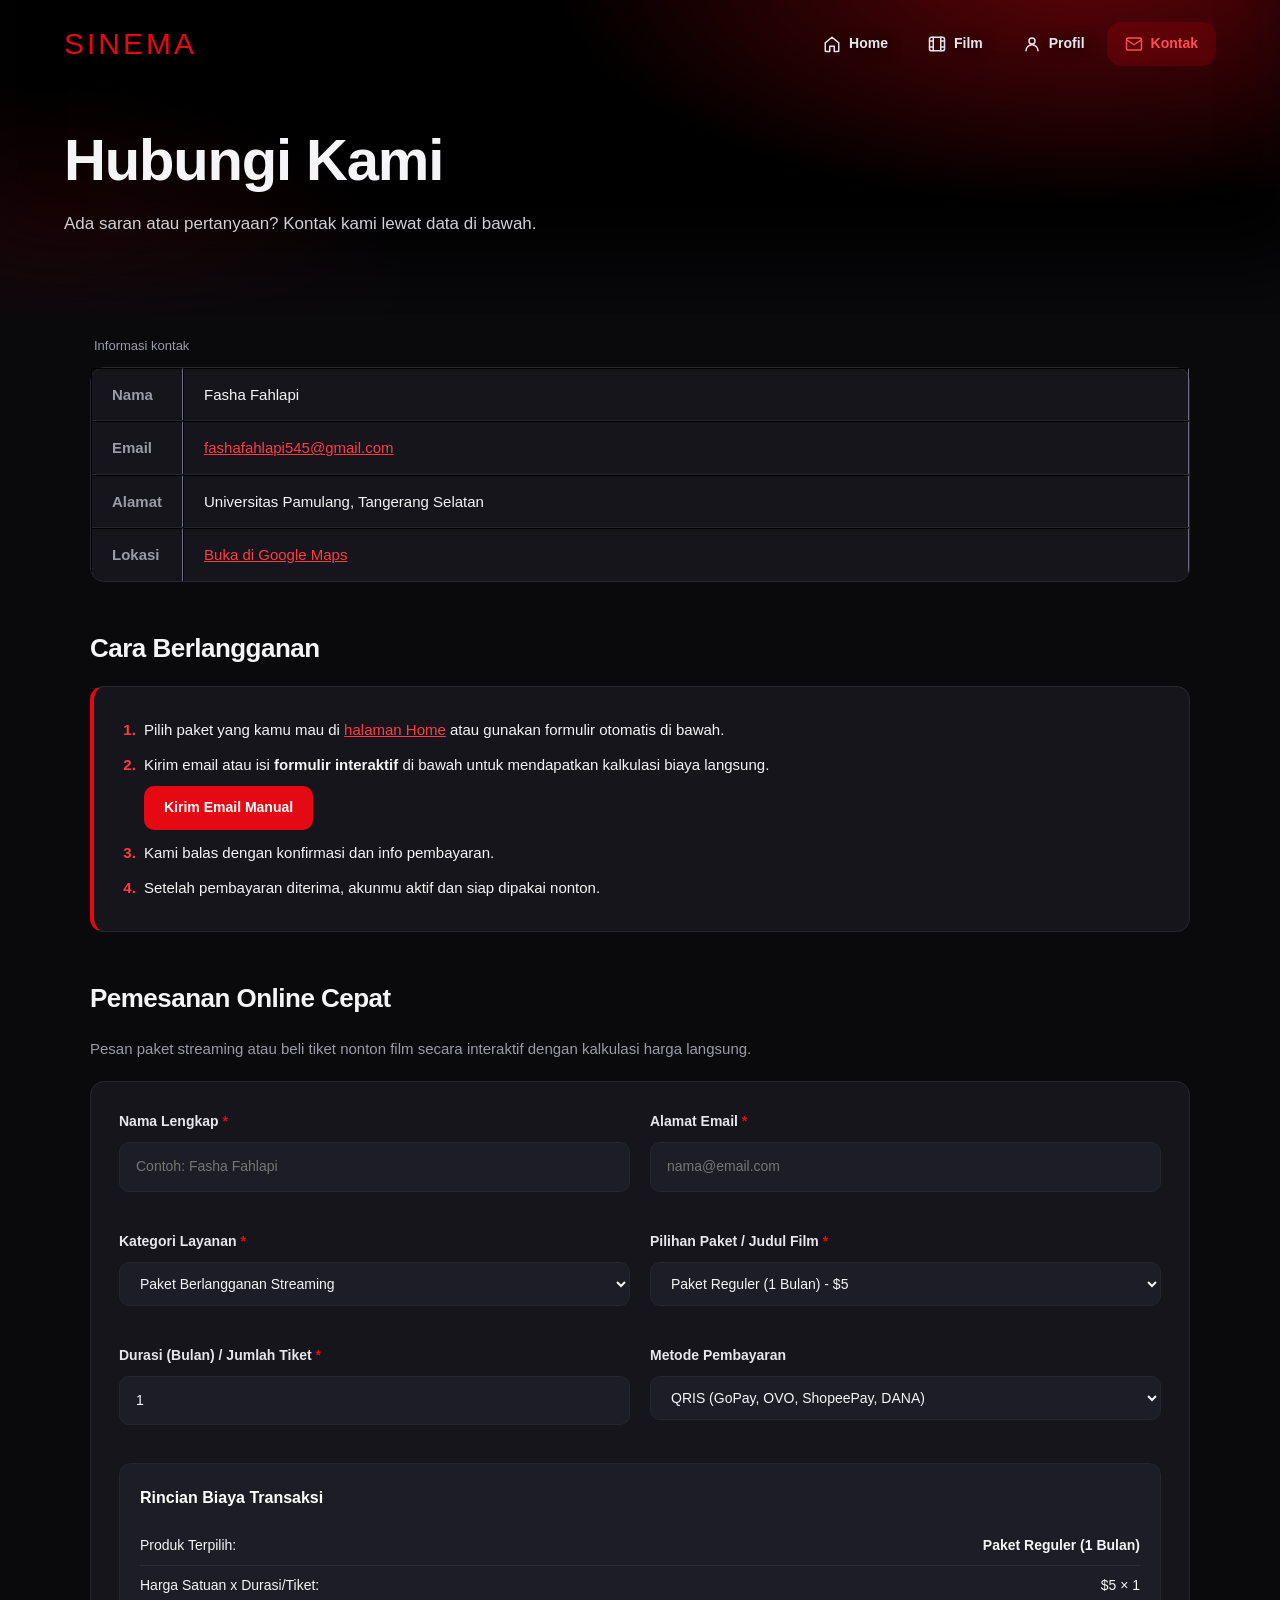
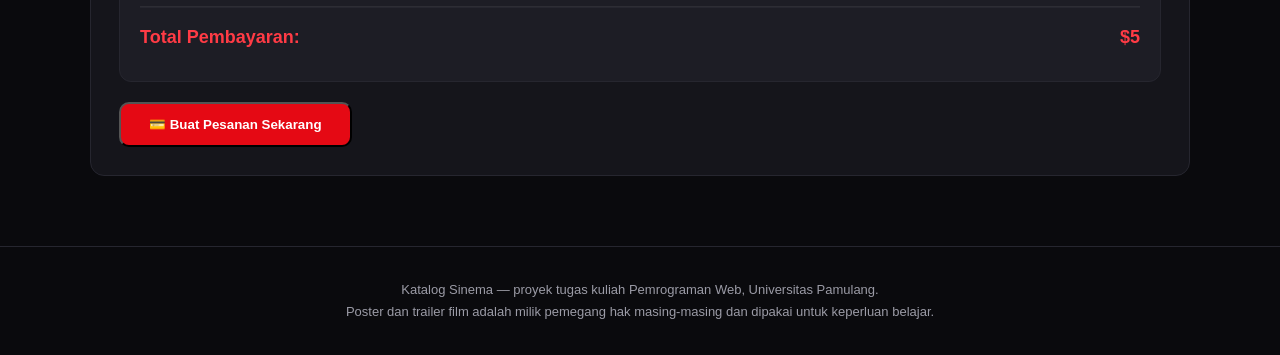
<file: kontak.html>
<!DOCTYPE html><html lang="id"><head><meta charset="UTF-8"><meta name="viewport" content="width=device-width, initial-scale=1"><meta http-equiv="Content-Security-Policy" content="default-src 'self'; style-src 'self' 'unsafe-inline' https://fonts.googleapis.com; font-src 'self' https://fonts.gstatic.com; media-src 'self'; img-src 'self' data:; script-src 'self';"><link rel="preconnect" href="https://fonts.googleapis.com"><link href="https://fonts.googleapis.com/css2?family=Bebas+Neue&family=Plus+Jakarta+Sans:wght@400;500;600;700;800&display=swap" rel="stylesheet"><link rel="stylesheet" href="style.css"><title>Kontak - Sinema</title></head><body>
<table class="menu" border="0" cellpadding="0" cellspacing="0"><tr><td><a class="logo" href="index.html">SINEMA</a></td><td class="links" align="right"><a href="index.html"><svg class="ic" viewBox="0 0 24 24" width="18" height="18" fill="none" stroke="currentColor" stroke-width="2" stroke-linecap="round" stroke-linejoin="round" aria-hidden="true"><path d="M3 10.5 12 3l9 7.5V21a1 1 0 0 1-1 1h-5v-7H9v7H4a1 1 0 0 1-1-1z"/></svg><span>Home</span></a><a href="film.html"><svg class="ic" viewBox="0 0 24 24" width="18" height="18" fill="none" stroke="currentColor" stroke-width="2" stroke-linecap="round" stroke-linejoin="round" aria-hidden="true"><rect x="2" y="3" width="20" height="18" rx="2.5"/><path d="M7 3v18M17 3v18M2 8h5M2 16h5M17 8h5M17 16h5"/></svg><span>Film</span></a><a href="profil.html"><svg class="ic" viewBox="0 0 24 24" width="18" height="18" fill="none" stroke="currentColor" stroke-width="2" stroke-linecap="round" stroke-linejoin="round" aria-hidden="true"><circle cx="12" cy="8" r="4"/><path d="M4 21a8 8 0 0 1 16 0"/></svg><span>Profil</span></a><a href="kontak.html" class="active"><svg class="ic" viewBox="0 0 24 24" width="18" height="18" fill="none" stroke="currentColor" stroke-width="2" stroke-linecap="round" stroke-linejoin="round" aria-hidden="true"><rect x="2" y="4" width="20" height="16" rx="2.5"/><path d="m3 7 9 6 9-6"/></svg><span>Kontak</span></a></td></tr></table>
<table class="tata" border="0" cellpadding="0" cellspacing="0" width="100%">
<tr><td class="hero kecil" valign="middle" align="left"><h1>Hubungi Kami</h1><p>Ada saran atau pertanyaan? Kontak kami lewat data di bawah.</p></td></tr>
<tr><td class="isi" valign="top"><table class="lebar" border="0" cellpadding="0" cellspacing="0"><tr><td>
<table class="data" border="1" cellpadding="8" cellspacing="0">
<caption>Informasi kontak</caption>
<tbody>
<tr><th scope="row">Nama</th><td>Fasha Fahlapi</td></tr>
<tr><th scope="row">Email</th><td><a href="mailto:fashafahlapi545@gmail.com">fashafahlapi545@gmail.com</a></td></tr>
<tr><th scope="row">Alamat</th><td>Universitas Pamulang, Tangerang Selatan</td></tr>
<tr><th scope="row">Lokasi</th><td><a href="https://maps.app.goo.gl/FNkmp4LsLoz9w7pD8" target="_blank" rel="noopener">Buka di Google Maps</a></td></tr>
</tbody></table>
<h2 class="judul">Cara Berlangganan</h2>
<div class="kotak"><ol>
<li>Pilih paket yang kamu mau di <a href="index.html#paket">halaman Home</a> atau gunakan formulir otomatis di bawah.</li>
<li>Kirim email atau isi <b>formulir interaktif</b> di bawah untuk mendapatkan kalkulasi biaya langsung.<br><a class="btn kecil" style="margin-top:8px" href="mailto:fashafahlapi545@gmail.com?subject=Berlangganan%20Paket%20Sinema">Kirim Email Manual</a></li>
<li>Kami balas dengan konfirmasi dan info pembayaran.</li>
<li>Setelah pembayaran diterima, akunmu aktif dan siap dipakai nonton.</li>
</ol></div>

<!-- Fitur 2: Formulir Pemesanan Tiket & Langganan Interaktif -->
<h2 class="judul" id="pesan">Pemesanan Online Cepat</h2>
<p class="muted">Pesan paket streaming atau beli tiket nonton film secara interaktif dengan kalkulasi harga langsung.</p>
<div class="form-box">
  <form id="formPemesanan">
    <div class="form-grid">
      <div class="form-group">
        <label for="orderNama">Nama Lengkap <span class="req">*</span></label>
        <input type="text" id="orderNama" class="form-control" placeholder="Contoh: Fasha Fahlapi" required>
      </div>
      <div class="form-group">
        <label for="orderEmail">Alamat Email <span class="req">*</span></label>
        <input type="email" id="orderEmail" class="form-control" placeholder="nama@email.com" required>
      </div>
      <div class="form-group">
        <label for="orderTipe">Kategori Layanan <span class="req">*</span></label>
        <select id="orderTipe" class="form-control">
          <option value="paket">Paket Berlangganan Streaming</option>
          <option value="tiket">Beli Tiket Per Judul Film</option>
        </select>
      </div>
      <div class="form-group">
        <label for="orderItem">Pilihan Paket / Judul Film <span class="req">*</span></label>
        <select id="orderItem" class="form-control">
          <!-- Diisi dinamis oleh JavaScript -->
        </select>
      </div>
      <div class="form-group">
        <label for="orderQty">Durasi (Bulan) / Jumlah Tiket <span class="req">*</span></label>
        <input type="number" id="orderQty" class="form-control" value="1" min="1" max="12" required>
      </div>
      <div class="form-group">
        <label for="orderMetode">Metode Pembayaran</label>
        <select id="orderMetode" class="form-control">
          <option value="qris">QRIS (GoPay, OVO, ShopeePay, DANA)</option>
          <option value="bca">Transfer Virtual Account Bank BCA</option>
          <option value="mandiri">Transfer Virtual Account Bank Mandiri</option>
        </select>
      </div>
    </div>

    <!-- Ringkasan Kalkulasi Real-time -->
    <div class="summary-card">
      <h4>Rincian Biaya Transaksi</h4>
      <div class="summary-row">
        <span>Produk Terpilih:</span>
        <strong id="ringkasanItem">-</strong>
      </div>
      <div class="summary-row">
        <span>Harga Satuan x Durasi/Tiket:</span>
        <span id="ringkasanHarga">$0</span>
      </div>
      <div class="summary-row total">
        <span>Total Pembayaran:</span>
        <span id="ringkasanTotal">$0</span>
      </div>
    </div>

    <button type="submit" class="btn">&#128179; Buat Pesanan Sekarang</button>
  </form>
</div>

</td></tr></table></td></tr>
<tr><td class="foot" align="center">Katalog Sinema &mdash; proyek tugas kuliah Pemrograman Web, Universitas Pamulang.<br>Poster dan trailer film adalah milik pemegang hak masing-masing dan dipakai untuk keperluan belajar.</td></tr></table>
<script src="script.js"></script>
</body></html>
</file>
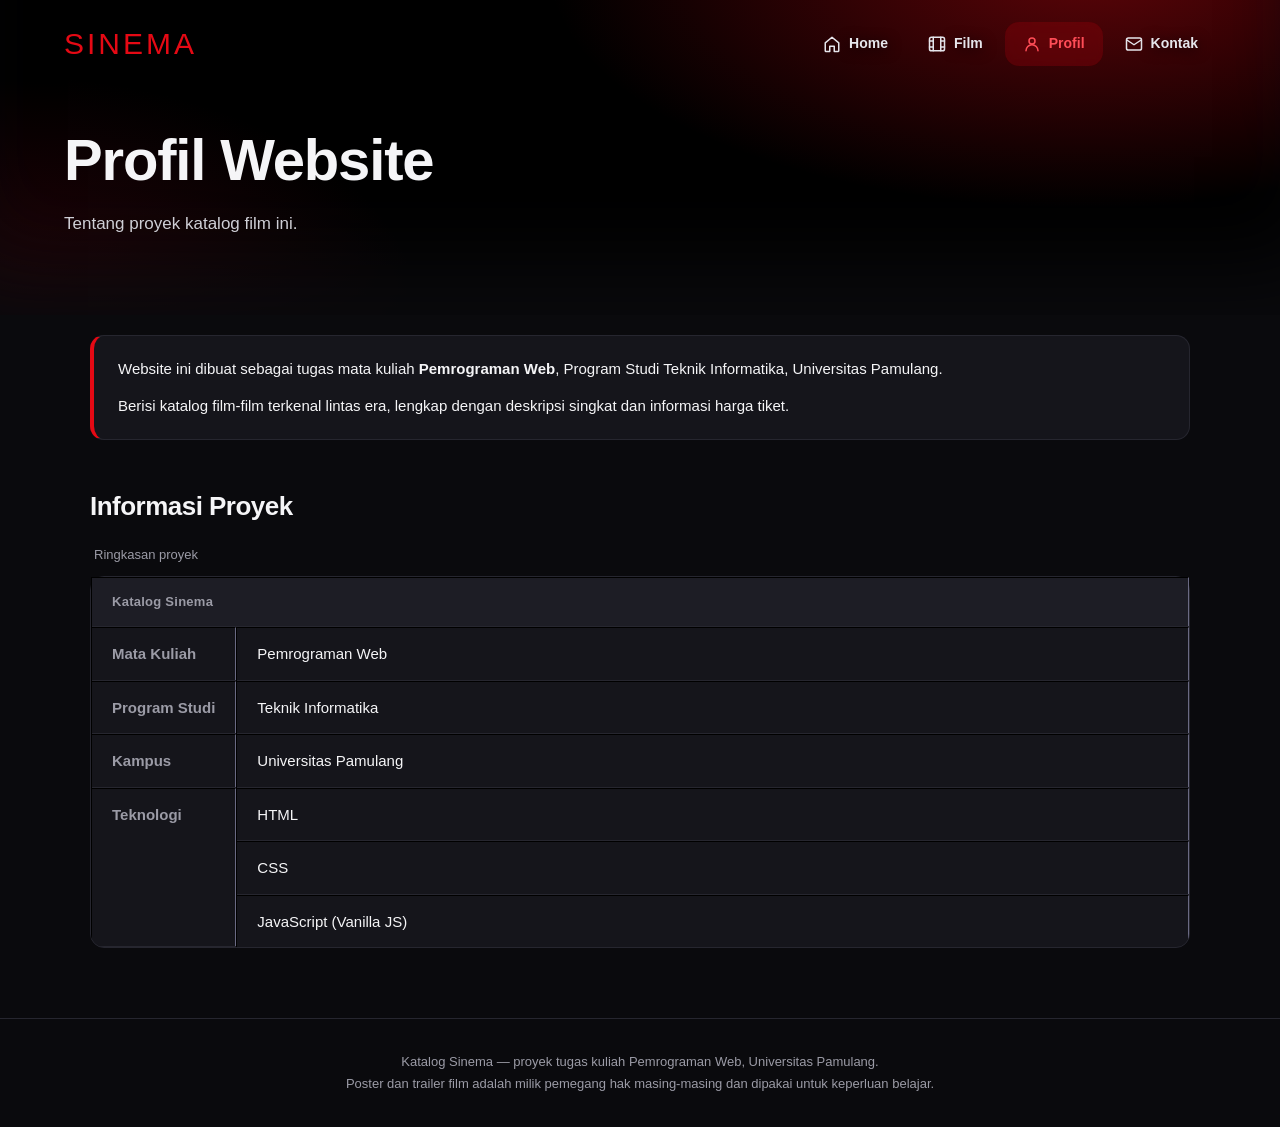
<file: profil.html>
<!DOCTYPE html><html lang="id"><head><meta charset="UTF-8"><meta name="viewport" content="width=device-width, initial-scale=1"><meta http-equiv="Content-Security-Policy" content="default-src 'self'; style-src 'self' 'unsafe-inline' https://fonts.googleapis.com; font-src 'self' https://fonts.gstatic.com; media-src 'self'; img-src 'self' data:; script-src 'self';"><link rel="preconnect" href="https://fonts.googleapis.com"><link href="https://fonts.googleapis.com/css2?family=Bebas+Neue&family=Plus+Jakarta+Sans:wght@400;500;600;700;800&display=swap" rel="stylesheet"><link rel="stylesheet" href="style.css"><title>Profil - Sinema</title></head><body>
<table class="menu" border="0" cellpadding="0" cellspacing="0"><tr><td><a class="logo" href="index.html">SINEMA</a></td><td class="links" align="right"><a href="index.html"><svg class="ic" viewBox="0 0 24 24" width="18" height="18" fill="none" stroke="currentColor" stroke-width="2" stroke-linecap="round" stroke-linejoin="round" aria-hidden="true"><path d="M3 10.5 12 3l9 7.5V21a1 1 0 0 1-1 1h-5v-7H9v7H4a1 1 0 0 1-1-1z"/></svg><span>Home</span></a><a href="film.html"><svg class="ic" viewBox="0 0 24 24" width="18" height="18" fill="none" stroke="currentColor" stroke-width="2" stroke-linecap="round" stroke-linejoin="round" aria-hidden="true"><rect x="2" y="3" width="20" height="18" rx="2.5"/><path d="M7 3v18M17 3v18M2 8h5M2 16h5M17 8h5M17 16h5"/></svg><span>Film</span></a><a href="profil.html" class="active"><svg class="ic" viewBox="0 0 24 24" width="18" height="18" fill="none" stroke="currentColor" stroke-width="2" stroke-linecap="round" stroke-linejoin="round" aria-hidden="true"><circle cx="12" cy="8" r="4"/><path d="M4 21a8 8 0 0 1 16 0"/></svg><span>Profil</span></a><a href="kontak.html"><svg class="ic" viewBox="0 0 24 24" width="18" height="18" fill="none" stroke="currentColor" stroke-width="2" stroke-linecap="round" stroke-linejoin="round" aria-hidden="true"><rect x="2" y="4" width="20" height="16" rx="2.5"/><path d="m3 7 9 6 9-6"/></svg><span>Kontak</span></a></td></tr></table>
<table class="tata" border="0" cellpadding="0" cellspacing="0" width="100%">
<tr><td class="hero kecil" valign="middle" align="left"><h1>Profil Website</h1><p>Tentang proyek katalog film ini.</p></td></tr>
<tr><td class="isi" valign="top"><table class="lebar" border="0" cellpadding="0" cellspacing="0"><tr><td>
<div class="kotak"><p style="margin:0">Website ini dibuat sebagai tugas mata kuliah <b>Pemrograman Web</b>, Program Studi Teknik Informatika, Universitas Pamulang.</p><p style="margin:12px 0 0">Berisi katalog film-film terkenal lintas era, lengkap dengan deskripsi singkat dan informasi harga tiket.</p></div>
<h2 class="judul">Informasi Proyek</h2>
<table class="data" border="1" cellpadding="8" cellspacing="0">
<caption>Ringkasan proyek</caption>
<thead><tr><th colspan="2" align="center">Katalog Sinema</th></tr></thead>
<tbody>
<tr><th scope="row">Mata Kuliah</th><td>Pemrograman Web</td></tr>
<tr><th scope="row">Program Studi</th><td>Teknik Informatika</td></tr>
<tr><th scope="row">Kampus</th><td>Universitas Pamulang</td></tr>
<tr><th scope="row" rowspan="3" valign="top">Teknologi</th><td>HTML</td></tr>
<tr><td>CSS</td></tr>
<tr><td>JavaScript (Vanilla JS)</td></tr>
</tbody></table>
</td></tr></table></td></tr>
<tr><td class="foot" align="center">Katalog Sinema &mdash; proyek tugas kuliah Pemrograman Web, Universitas Pamulang.<br>Poster dan trailer film adalah milik pemegang hak masing-masing dan dipakai untuk keperluan belajar.</td></tr></table></body></html>
</file>
<file: style.css>
/* SINEMA — kerangka halaman pakai <table> (materi pert. 7), tampilan pakai CSS */
:root{--bg:#0a0a0d;--card:#15151b;--card2:#1d1d25;--red:#e50914;--red2:#ff3b45;--text:#f5f5f7;--muted:#9b9ba6;--line:#26262f;--r:14px}
*{box-sizing:border-box}
html{scroll-behavior:smooth;scroll-padding-top:90px}
body{margin:0;background:var(--bg);color:var(--text);font:15px/1.7 'Plus Jakarta Sans',Arial,sans-serif}
h1,h2,h3{font-family:'Plus Jakarta Sans',Arial,sans-serif;font-weight:800;letter-spacing:-.02em;margin:0}
a{color:inherit}
:focus-visible{outline:2px solid var(--red2);outline-offset:3px;border-radius:6px}
table{border-collapse:collapse}
td,th{padding:0;text-align:left}

/* Navbar (tabel) */
.menu{position:fixed;top:0;left:0;z-index:50;width:100%;border-collapse:separate;border-spacing:0;background:linear-gradient(180deg,#000a,#0000)}
@keyframes navbg{from{background:#0a0a0d00;backdrop-filter:blur(0);-webkit-backdrop-filter:blur(0)}to{background:#0a0a0dcc;backdrop-filter:blur(16px);-webkit-backdrop-filter:blur(16px)}}
@supports (animation-timeline:scroll()){.menu{background:#0a0a0d00;animation:navbg linear both;animation-timeline:scroll(root);animation-range:0 180px}}
.menu td{padding:22px 0 22px 5vw}
.menu td.links{text-align:right;white-space:nowrap;padding:22px 5vw 22px 0}
.logo{font:30px 'Bebas Neue',sans-serif;letter-spacing:3px;color:var(--red);text-decoration:none;text-shadow:0 2px 16px #000a}
.menu a:not(.logo){display:inline-flex;align-items:center;gap:8px;padding:10px 18px;margin-left:4px;color:#e6e6ec;text-decoration:none;font-weight:600;font-size:14px;text-shadow:0 2px 14px #000d;border-radius:14px;transition:.25s}
.menu a:not(.logo):hover{color:#fff;background:#ffffff1f;backdrop-filter:blur(10px);-webkit-backdrop-filter:blur(10px)}
.menu a.active{color:#ff4d57;background:#e5091430;backdrop-filter:blur(10px);-webkit-backdrop-filter:blur(10px);text-shadow:none}

/* Kerangka halaman */
.tata{width:100%}
.hero{position:relative;padding:100px 5vw 80px;background:radial-gradient(900px 400px at 85% -10%,#e5091466,transparent 60%),radial-gradient(700px 400px at 0% 100%,#7a0b1a55,transparent 60%),#000;box-shadow:inset 0 -90px 90px -40px var(--bg)}
.hero>*{animation:rise .9s cubic-bezier(.2,.7,.2,1) both}
.hero p{animation-delay:.15s}.hero .btns{animation-delay:.3s}
.hero h1{font-size:clamp(38px,7vw,88px);line-height:1.03;max-width:900px}
.hero h1 em{font-style:normal;color:var(--red)}
.hero p{max-width:520px;font-size:17px;color:#cfcfd6;margin:20px 0 28px}
.hero.kecil{padding:130px 5vw 48px}.hero.kecil h1{font-size:clamp(32px,5vw,58px)}
.isi{padding:20px 5vw 70px}
.lebar{width:100%;max-width:1100px;margin:0 auto}
.foot{padding:32px 5vw;text-align:center;font-size:13px;color:var(--muted);border-top:1px solid var(--line)}
@keyframes rise{from{opacity:0;transform:translateY(28px)}to{opacity:1;transform:none}}

.btn{display:inline-block;padding:13px 28px;border-radius:10px;font-weight:700;text-decoration:none;background:var(--red);color:#fff;transition:.25s}
.btn:hover{background:var(--red2);transform:translateY(-2px);box-shadow:0 10px 28px #e5091466}
.btn.ghost{background:#ffffff1c;margin-left:10px}.btn.ghost:hover{background:#ffffff33;box-shadow:none}
h2.judul{font-size:26px;margin:44px 0 16px}
.muted{color:var(--muted)}
.lebar a:not(.btn):not(.kartu):not(.chip){color:var(--red2)}
.kotak{background:var(--card);border:1px solid var(--line);border-left:4px solid var(--red);border-radius:var(--r);padding:20px 24px}

/* Baris poster (tabel 1 baris) */
.scroll{overflow-x:auto;overflow-y:hidden;padding:16px;margin:-16px}
.baris{border-collapse:separate;border-spacing:0;width:100%;min-width:720px}
.baris td{vertical-align:top;width:25%;padding:0 16px 0 0}.baris td:last-child{padding-right:0}
.kartu{display:block;text-decoration:none;color:var(--text);transition:transform .3s}
.kartu:hover{transform:scale(1.06)}
.kartu b{display:block;margin-top:10px;font-size:14px}
.kartu small{color:var(--muted)}
.poster{position:relative;width:200px;height:290px;border-radius:var(--r);background:linear-gradient(155deg,#7a0b1a,#25121a 60%,#0a0a0d) center/cover;box-shadow:0 18px 40px #000a;overflow:hidden}
.poster .initial{display:none;position:absolute;inset:0;place-items:center;font:96px 'Bebas Neue',sans-serif;color:#ffffff22}
.kartu .poster{width:100%;height:auto;aspect-ratio:2/3}
.kartu .poster::after{content:"";position:absolute;inset:auto 0 0;height:42%;background:linear-gradient(transparent,#000c)}
.rank,.lbl,.rt{position:absolute;z-index:1}
.rank{left:12px;top:4px;font:800 40px/1.1 'Plus Jakarta Sans',sans-serif;color:#fff;text-shadow:0 2px 14px #000}
.lbl{right:8px;top:8px;background:#000b;backdrop-filter:blur(6px);padding:2px 9px;border-radius:6px;font-size:11px;font-weight:700}
.rt{left:8px;bottom:8px;background:#000b;backdrop-filter:blur(6px);padding:3px 10px;border-radius:8px;font-size:12px;font-weight:700;color:#f5c518}

/* Tabel data */
.data{width:100%;border:1px solid var(--line);border-radius:var(--r);background:var(--card);overflow:hidden;border-collapse:separate;border-spacing:0}
.data caption{caption-side:top;text-align:left;padding:0 4px 10px;color:var(--muted);font-size:13px}
.data th,.data td{padding:13px 20px;border-bottom:1px solid var(--line);vertical-align:top}
.data thead th{background:var(--card2);font-size:13px;font-weight:700;color:var(--muted);letter-spacing:.02em}
.data tbody tr:hover td,.data tbody tr:hover th{background:#ffffff08}
.data tbody th{font-weight:600;color:var(--muted);white-space:nowrap;width:1%}
.data tfoot td{background:#e5091422;font-weight:700;border-bottom:0}
.data tbody tr:last-child>*{border-bottom:0}

/* Hero trailer slider (CSS scroll-snap, tanpa JavaScript) */
.trailer-td{padding:0}
.stage{position:relative}
.slider{display:flex;overflow-x:auto;overflow-y:hidden;scroll-snap-type:x mandatory;scroll-behavior:smooth;height:calc(100vh - 56px);min-height:540px;max-height:820px;scrollbar-width:none;background:#000}
.slider::-webkit-scrollbar{display:none}
.slide{position:relative;flex:0 0 100%;scroll-snap-align:start;background:#000 center/cover no-repeat;overflow:hidden}
.slide video{position:absolute;inset:0;width:100%;height:100%;object-fit:cover}
.slide::before{content:"";position:absolute;inset:0;z-index:1;background:linear-gradient(180deg,#000c 0,#0000 28%),linear-gradient(90deg,#000f 0%,#000b 32%,#0000 72%),linear-gradient(0deg,var(--bg) 0%,#0000 38%)}
.cap{position:absolute;z-index:2;left:0;bottom:0;max-width:960px;padding:0 5vw clamp(120px,19vh,180px)}
.badge{display:inline-block;background:var(--red);padding:3px 12px;border-radius:6px;font-size:12px;font-weight:800;letter-spacing:.08em}
.tag{margin:12px 0 0;font-style:italic;color:#d0d0d8}
.jt{font-weight:400;color:var(--c);line-height:1.02;margin:6px 0 16px;text-shadow:0 8px 40px #000c}
.jt.f1{font-family:'Caveat Brush',cursive;font-size:clamp(52px,min(9vw,15vh),116px);letter-spacing:0}
.jt.f2{font-family:'Permanent Marker',cursive;font-size:clamp(34px,min(6vw,10vh),82px);letter-spacing:0}
.jt.f3{font-family:'Cinzel',serif;font-weight:900;font-size:clamp(30px,min(5vw,8.5vh),66px);letter-spacing:.02em}
.jt.f4{font-family:'Syncopate',sans-serif;font-size:clamp(24px,min(4.4vw,7.5vh),58px);letter-spacing:.14em}
.meta{display:flex;flex-wrap:wrap;align-items:center;gap:12px;color:#d0d0d8;font-size:14px}
.star{color:#f5c518;font-weight:800}
.age{background:#ffffff26;padding:1px 9px;border-radius:5px;font-weight:700;font-size:12px;color:#fff}
.pill{border:1px solid #ffffff44;padding:2px 12px;border-radius:99px;font-size:12px}
.cap .ds{max-width:520px;color:#dcdce3;margin:14px 0 22px;font-size:16px}
@media(max-height:680px){.cap .ds{display:none}.cap .btn{margin-top:8px}}
.dots{position:absolute;z-index:3;left:5vw;bottom:46px;display:flex;gap:8px}
.dots a{width:26px;height:5px;border-radius:99px;background:#ffffff40;transition:.3s}
.dots a:hover{background:#fff}.dots a.on{width:52px;background:var(--red)}
.arrows{position:absolute;z-index:3;right:5vw;bottom:38px;display:flex;gap:10px}
.arrows a{width:46px;height:46px;border-radius:50%;display:grid;place-items:center;background:#0009;border:1px solid #ffffff44;color:#fff;text-decoration:none;backdrop-filter:blur(8px);transition:.25s}
.arrows a:hover{background:var(--red);border-color:var(--red)}
@media(max-width:700px){.slider{height:calc(100vh - 56px);min-height:500px}.cap{padding-bottom:110px}.cap .ds{font-size:14px}.arrows{display:none}}
@media(prefers-reduced-motion:reduce){.slide video{display:none}}
/* Rekomendasi film (tabel) */
.film td.rek{padding:32px 36px 36px}
.rek .data th,.rek .data td{vertical-align:middle}
.rek .data caption{padding-top:0}
.poster.mini{width:60px;height:88px;border-radius:8px;box-shadow:none}
.poster.mini .initial{font-size:30px}
.rating{color:#f5c518;font-weight:700;white-space:nowrap}
.rek a{text-decoration:none}.rek a:hover{text-decoration:underline}
/* Ajakan kontak */
.btn.kecil{padding:10px 20px;font-size:14px}
.cta{margin:22px 0 0}
.kotak ol{margin:0;padding-left:22px}.kotak li{margin:10px 0;padding-left:4px}.kotak li::marker{color:var(--red2);font-weight:700}
.data.sama{table-layout:fixed}
/* Paket (tabel 3 kolom) */
.paket{width:100%;border-collapse:separate;border-spacing:18px 0;margin:0 -18px;width:calc(100% + 36px)}
.paket td{vertical-align:top;background:var(--card);border:1px solid var(--line);border-radius:var(--r);padding:24px;width:33.3%;transition:border-color .3s}
.paket td:hover{border-color:var(--red)}
.paket h3{font-size:22px}
.paket ol{margin:0;padding-left:22px;color:var(--muted);font-size:14px}
.paket li::marker{color:var(--red2);font-weight:700}
.ticket{display:inline-block;background:var(--red);padding:5px 16px;border-radius:8px;font-weight:700;margin:8px 0 14px}

/* Film (tabel dengan rowspan) */
.film{width:100%;margin-bottom:28px;background:var(--card);border:1px solid var(--line);border-radius:22px;border-collapse:separate;transition:border-color .3s,box-shadow .3s}
.film:hover{border-color:#e5091488}
.film:target{border-color:var(--red);box-shadow:0 0 0 3px #e5091433}
.film>tbody>tr>td{padding:0}
.film td.pos{width:270px;padding:36px 0 36px 36px;vertical-align:top}
.film td.pos .poster{width:100%;height:auto;aspect-ratio:2/3}
.film>tbody>tr>td:not(.pos):not(.rek){padding:0 36px 0 44px}
.film>tbody>tr:first-child>td:not(.pos){padding-top:36px}
.film>tbody>tr:nth-child(2)>td:not(.pos){padding-top:24px}
.film>tbody>tr:nth-child(3)>td:not(.pos){padding-top:16px}
.film h3{font-size:32px;line-height:1.1}
.year{font:600 12px 'Plus Jakarta Sans',sans-serif;background:#ffffff18;padding:4px 11px;border-radius:99px;margin-left:10px;letter-spacing:0;vertical-align:middle}
.film p{color:var(--muted);margin:14px 0 0;max-width:560px}
.spec{margin-top:18px}.spec th{color:var(--muted);font-weight:600;padding:7px 28px 7px 0}.spec td{padding:7px 0}
.film video{width:100%;max-width:420px;border-radius:12px;background:#000;border:1px solid var(--line)}
.imdb{font-weight:600;text-decoration:none;color:#f5c518!important}.imdb:hover{text-decoration:underline}
.navcepat{margin-bottom:24px;color:var(--muted)}
.chip{display:inline-block;margin:4px 6px 4px 0;padding:6px 14px;border:1px solid var(--line);border-radius:99px;text-decoration:none;color:var(--text);transition:.2s}
.chip:hover{background:var(--red);border-color:var(--red)}

@media(max-width:700px){
 .menu td{padding:16px 0 16px 4vw}.menu td.links{padding:16px 3vw 16px 0}.menu a:not(.logo){padding:8px 9px;margin-left:0}.menu a:not(.logo):not(.active) span{display:none}.hero.kecil{padding-top:100px}
 .paket,.paket tbody,.paket tr,.paket td{display:block;width:100%;margin:0}.paket td{margin-bottom:14px}
 .film,.film tbody,.film tr,.film td{display:block;width:100%}.film td.pos{padding:22px 22px 0}.film td.pos .poster{max-width:240px}.film>tbody>tr>td:not(.pos):not(.rek),.film>tbody>tr:nth-child(n)>td:not(.pos){padding:16px 22px 0}.film td.rek{padding:22px}
 .poster{width:100%;height:320px}.data{display:block;overflow-x:auto}
 .btn.ghost{margin:10px 0 0}}
@media(prefers-reduced-motion:reduce){.menu{background:#0a0a0dcc!important}*{animation:none!important;transition:none!important;scroll-behavior:auto!important}}

/* ==========================================================================
   FITUR INTERAKTIF BARU (Pencarian, Formulir Pemesanan, Modal Trailer, Review)
   ========================================================================== */

/* 1. Bar Pencarian & Filter Genre */
.filter-bar{display:flex;flex-wrap:wrap;align-items:center;justify-content:space-between;gap:14px;background:var(--card);border:1px solid var(--line);border-radius:var(--r);padding:16px 20px;margin-bottom:28px}
.search-box{position:relative;flex:1;min-width:240px}
.search-box input{width:100%;background:var(--card2);border:1px solid var(--line);border-radius:10px;padding:12px 16px 12px 42px;color:var(--text);font:inherit;font-size:14px;outline:none;transition:all .3s cubic-bezier(0.2, 0.8, 0.2, 1)}
.search-box input:hover{border-color:#ffffff33;background:#22222b}
.search-box input:focus{border-color:var(--red2);background:#252530;transform:translateY(-1px);box-shadow:0 0 0 4px #e509142b, 0 8px 24px #e5091422}
.search-box .ic-search{position:absolute;left:14px;top:50%;transform:translateY(-50%);color:var(--muted);pointer-events:none;transition:color .3s}
.search-box input:focus + .ic-search{color:var(--red2)}
.genre-filters{display:flex;flex-wrap:wrap;gap:8px}
.filter-btn{background:var(--card2);border:1px solid var(--line);color:var(--text);padding:9px 16px;border-radius:99px;font-size:13px;font-weight:600;cursor:pointer;font-family:inherit;transition:all .25s ease}
.filter-btn:hover{background:#ffffff1a;border-color:var(--muted);transform:translateY(-1px)}
.filter-btn.active{background:var(--red);border-color:var(--red);color:#fff;box-shadow:0 4px 14px #e5091455}
.filter-count{font-size:13px;color:var(--muted);width:100%;margin-top:4px}

/* 2. Formulir Pemesanan Tiket & Langganan Interaktif */
.form-box{background:var(--card);border:1px solid var(--line);border-radius:var(--r);padding:28px;margin-top:20px;transition:box-shadow .3s}
.form-box:hover{border-color:#32323f}
.form-grid{display:grid;grid-template-columns:1fr 1fr;gap:20px}
.form-group{margin-bottom:18px}
.form-group.full{grid-column:1 / -1}
.form-group label{display:block;margin-bottom:8px;font-weight:600;font-size:14px;color:#e6e6ec;transition:color .25s}
.form-group:focus-within label{color:#fff}
.form-group label .req{color:var(--red)}
.form-control{width:100%;background:var(--card2);border:1px solid var(--line);border-radius:10px;padding:12px 16px;color:var(--text);font:inherit;font-size:14px;outline:none;transition:all .3s cubic-bezier(0.2, 0.8, 0.2, 1)}
.form-control:hover{border-color:#ffffff33;background:#22222b}
.form-control:focus{border-color:var(--red2);background:#252530;transform:translateY(-1px);box-shadow:0 0 0 4px #e509142b, 0 8px 24px #e5091422}
.form-control option{background:var(--card2);color:var(--text)}
.summary-card{background:var(--card2);border:1px solid var(--line);border-radius:12px;padding:20px;margin:20px 0}
.summary-card h4{margin:0 0 14px;font-size:16px;color:#fff}
.summary-row{display:flex;justify-content:space-between;padding:8px 0;border-bottom:1px solid #ffffff12;font-size:14px}
.summary-row.total{border-bottom:none;border-top:1px solid var(--line);padding-top:14px;font-size:18px;font-weight:800;color:var(--red2)}

/* 3. Modal Box Cuplikan Trailer */
.modal-overlay{position:fixed;inset:0;background:#000000bb;backdrop-filter:blur(10px);-webkit-backdrop-filter:blur(10px);z-index:999;display:none;place-items:center;padding:20px;opacity:0;transition:opacity .3s ease}
.modal-overlay.active{display:grid;opacity:1}
.modal-container{background:var(--card);border:1px solid var(--line);border-radius:20px;max-width:760px;width:100%;overflow:hidden;box-shadow:0 25px 60px #000000dd;transform:scale(0.95);transition:transform .3s cubic-bezier(0.2, 0.8, 0.2, 1)}
.modal-overlay.active .modal-container{transform:scale(1)}
.modal-header{display:flex;align-items:center;justify-content:space-between;padding:18px 24px;border-bottom:1px solid var(--line)}
.modal-header h3{font-size:20px;margin:0}
.modal-close{background:none;border:none;color:var(--muted);font-size:28px;cursor:pointer;line-height:1;padding:0 6px;transition:color .2s}
.modal-close:hover{color:#fff}
.modal-body{padding:24px}
.modal-video-wrap{position:relative;width:100%;padding-bottom:56.25%;background:#000;border-radius:12px;overflow:hidden;margin-bottom:16px}
.modal-video-wrap video{position:absolute;inset:0;width:100%;height:100%;object-fit:contain}

/* 4. Sistem Ulasan & Rating Bintang Pengunjung */
.review-box{margin-top:28px;background:var(--card2);border:1px solid var(--line);border-radius:14px;padding:22px}
.review-header{display:flex;align-items:center;justify-content:space-between;flex-wrap:wrap;gap:10px;margin-bottom:18px}
.star-input{display:inline-flex;gap:4px;font-size:22px;color:var(--muted);cursor:pointer;user-select:none}
.star-input .star{transition:color .2s}
.star-input .star:hover,
.star-input .star.active{color:#f5c518}
.review-list{margin-top:16px;display:flex;flex-direction:column;gap:12px}
.review-card{background:var(--card);border:1px solid var(--line);border-radius:10px;padding:14px 18px}
.review-top{display:flex;justify-content:space-between;align-items:center;margin-bottom:6px;font-size:13px}
.review-user{font-weight:700;color:#fff}
.review-stars{color:#f5c518;font-size:14px}
.review-comment{margin:0;font-size:14px;color:#cfcfd6}
.review-empty{color:var(--muted);font-style:italic;font-size:13px;text-align:center;padding:12px 0}

/* Penyesuaian Responsif Fitur Baru di Layar HP */
@media(max-width:700px){
  .filter-bar{flex-direction:column;align-items:stretch}
  .form-grid{grid-template-columns:1fr}
  .modal-container{max-width:95vw}
  .modal-body{padding:16px}
}
</file>
